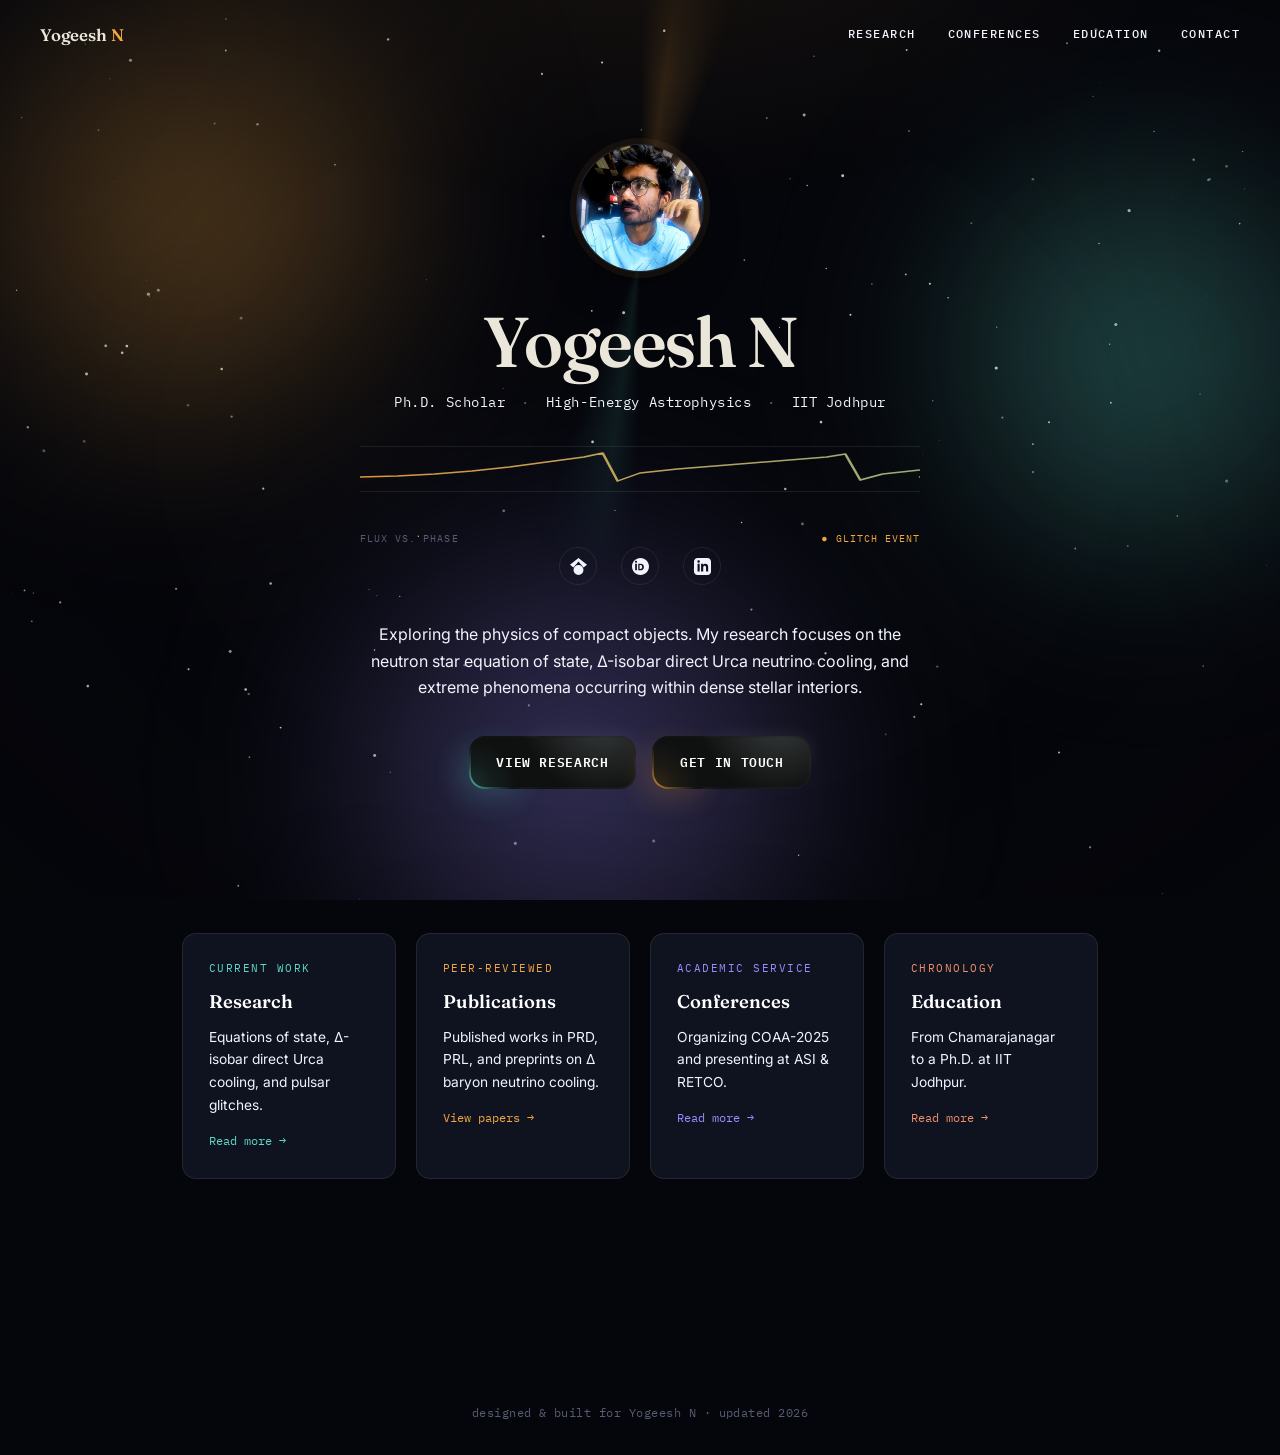
<file: index.html>
<!DOCTYPE html>
<html lang="en">
<head>
    <script async src="https://www.googletagmanager.com/gtag/js?id=G-Z3EM6YJGJG"></script>
    <script>
      window.dataLayer = window.dataLayer || [];
      function gtag(){dataLayer.push(arguments);}
      gtag('js', new Date());
      gtag('config', 'G-Z3EM6YJGJG');
    </script>

    <meta charset="UTF-8">
    <meta name="viewport" content="width=device-width, initial-scale=1.0">
    <title>Yogeesh N | Astrophysics Research</title>
    <link rel="preconnect" href="https://fonts.googleapis.com">
    <link rel="preconnect" href="https://fonts.gstatic.com" crossorigin>
    <link href="https://fonts.googleapis.com/css2?family=Fraunces:opsz,wght@9..144,400;9..144,500;9..144,600;9..144,700&family=IBM+Plex+Mono:wght@400;500;600&family=Inter:wght@400;500;600&display=swap" rel="stylesheet">
    <link rel="stylesheet" href="style.css">
</head>
<body>

    <canvas id="starfield"></canvas>
    <div class="nebula-layer"><span class="neb-1"></span><span class="neb-2"></span><span class="neb-3"></span></div>
    <div class="bg-vignette"></div>

    <nav id="nav">
        <a href="index.html" class="nav-brand">Yogeesh <span>N</span></a>
        <div class="nav-links">
            <a href="research.html" class="nav-link nav-research">Research</a>
            <a href="conferences.html" class="nav-link nav-conf">Conferences</a>
            <a href="education.html" class="nav-link nav-edu">Education</a>
            <a href="contact.html" class="nav-link nav-contact">Contact</a>
        </div>
    </nav>

    <div class="container">

        <header class="hero">
            <div class="lighthouse"><div class="beam"></div></div>

            <img src="profile_photo.jpeg" alt="Yogeesh N" class="profile-photo"
                 onerror="this.src='data:image/svg+xml;utf8,<svg xmlns=%22http://www.w3.org/2000/svg%22 viewBox=%220 0 24 24%22 fill=%22%238991a8%22><path d=%22M12 12c2.21 0 4-1.79 4-4s-1.79-4-4-4-4 1.79-4 4 1.79 4 4 4zm0 2c-2.67 0-8 1.34-8 4v2h16v-2c0-2.66-5.33-4-8-4z%22/></svg>'">

            <h1 class="name">Yogeesh N</h1>
            <p class="role">Ph.D. Scholar <span class="sep">·</span> High-Energy Astrophysics <span class="sep">·</span> IIT Jodhpur</p>

            <div class="lightcurve-strip" aria-hidden="true">
                <svg viewBox="0 0 600 46" preserveAspectRatio="none">
                    <defs>
                        <linearGradient id="lcGrad" x1="0" y1="0" x2="1" y2="0">
                            <stop offset="0%" stop-color="#f2a640" stop-opacity="0.9"/>
                            <stop offset="100%" stop-color="#5fd9c7" stop-opacity="0.9"/>
                        </linearGradient>
                    </defs>
                    <polyline points="0,30 20,29 40,27 60,24 80,20 100,15 120,10 130,6 138,34 150,26 170,22 190,19 210,16 230,13 250,10 260,7 268,33 280,27 300,23 320,20 340,17 360,14 380,11 390,8 398,32 410,26 430,22 450,19 470,16 490,13 510,10 520,7 528,33 540,27 560,23 580,20 600,17"
                        fill="none" stroke="url(#lcGrad)" stroke-width="1.4" stroke-linejoin="round" stroke-linecap="round"/>
                    <polyline points="300,30 320,29 340,27 360,24 380,20 400,15 420,10 430,6 438,34 450,26 470,22 490,19 510,16 530,13 550,10 560,7 568,33 580,27 600,23 620,20 640,17 660,14 680,11 690,8 698,32 710,26 730,22 750,19 770,16 790,13 810,10 820,7 828,33 840,27 860,23 880,20 900,17"
                        fill="none" stroke="url(#lcGrad)" stroke-width="1.4" stroke-linejoin="round" stroke-linecap="round"/>
                </svg>
            </div>
            <div class="lc-caption">
                <span>flux vs. phase</span>
                <span class="dot">glitch event</span>
            </div>

            <div class="social-links">
                <a href="https://scholar.google.com/citations?user=BvvoBO4AAAAJ&hl=en" target="_blank" rel="noopener" title="Google Scholar">
                    <svg viewBox="0 0 24 24"><path d="M12 24a7 7 0 1 1 0-14 7 7 0 0 1 0 14zm0-24L0 9.5l4.838 3.911L12 5l7.162 8.411L24 9.5z"/></svg>
                </a>
                <a href="https://orcid.org/0009-0003-1152-4563" target="_blank" rel="noopener" title="ORCID">
                    <svg viewBox="0 0 256 256"><path d="M128 0C57.3 0 0 57.3 0 128s57.3 128 128 128 128-57.3 128-128S198.7 0 128 0zm-54 186.2H47.4V86h26.6v100.2zM60.7 72.3c-8.5 0-15.4-6.9-15.4-15.4s6.9-15.4 15.4-15.4 15.4 6.9 15.4 15.4-6.9 15.4-15.4 15.4zm118.8 63.8c0 36.3-21.7 50.1-55.5 50.1H94.1V86h33.8c30.2 0 51.6 15.8 51.6 50.1zm-27-1.1c0-20.7-10.7-27.9-28.5-27.9h-10v56.7h10c18.5 0 28.5-8.2 28.5-28.8z"/></svg>
                </a>
                <a href="https://www.linkedin.com/in/yogeesh-n-95727520b/" target="_blank" rel="noopener" title="LinkedIn">
                    <svg viewBox="0 0 24 24"><path d="M19 0h-14c-2.761 0-5 2.239-5 5v14c0 2.761 2.239 5 5 5h14c2.762 0 5-2.239 5-5v-14c0-2.761-2.238-5-5-5zm-11 19h-3v-11h3v11zm-1.5-12.268c-.966 0-1.75-.79-1.75-1.764s.784-1.764 1.75-1.764 1.75.79 1.75 1.764-.783 1.764-1.75 1.764zm13.5 12.268h-3v-5.604c0-3.368-4-3.113-4 0v5.604h-3v-11h3v1.765c1.396-2.586 7-2.777 7 2.476v6.759z"/></svg>
                </a>
            </div>

            <p class="bio">Exploring the physics of compact objects. My research focuses on the neutron star equation of state, &Delta;-isobar direct Urca neutrino cooling, and extreme phenomena occurring within dense stellar interiors.</p>

            <div class="cta-row">
                <a href="research.html" class="glow-btn glow-btn--teal">
                    <span class="blob"></span>
                    <span class="inner">View research</span>
                </a>
                <a href="contact.html" class="glow-btn glow-btn--amber">
                    <span class="blob"></span>
                    <span class="inner">Get in touch</span>
                </a>
            </div>
        </header>

        <div class="teaser-grid">
            <a href="research.html" class="teaser" style="--teaser-accent: var(--teal);">
                <span class="t-eyebrow">Current work</span>
                <h3>Research</h3>
                <p>Equations of state, &Delta;-isobar direct Urca cooling, and pulsar glitches.</p>
                <span class="arrow">Read more →</span>
            </a>
            <a href="research.html#works" class="teaser" style="--teaser-accent: var(--accent);">
                <span class="t-eyebrow">Peer-reviewed</span>
                <h3>Publications</h3>
                <p>Published works in PRD, PRL, and preprints on &Delta; baryon neutrino cooling.</p>
                <span class="arrow">View papers →</span>
            </a>
            <a href="conferences.html" class="teaser" style="--teaser-accent: var(--violet);">
                <span class="t-eyebrow">Academic service</span>
                <h3>Conferences</h3>
                <p>Organizing COAA-2025 and presenting at ASI &amp; RETCO.</p>
                <span class="arrow">Read more →</span>
            </a>
            <a href="education.html" class="teaser" style="--teaser-accent: var(--copper);">
                <span class="t-eyebrow">Chronology</span>
                <h3>Education</h3>
                <p>From Chamarajanagar to a Ph.D. at IIT Jodhpur.</p>
                <span class="arrow">Read more →</span>
            </a>
        </div>

    </div>

    <footer>designed &amp; built for Yogeesh N · updated 2026</footer>

    <script src="background.js"></script>
    <script src="main.js"></script>
</body>
</html>
</file>
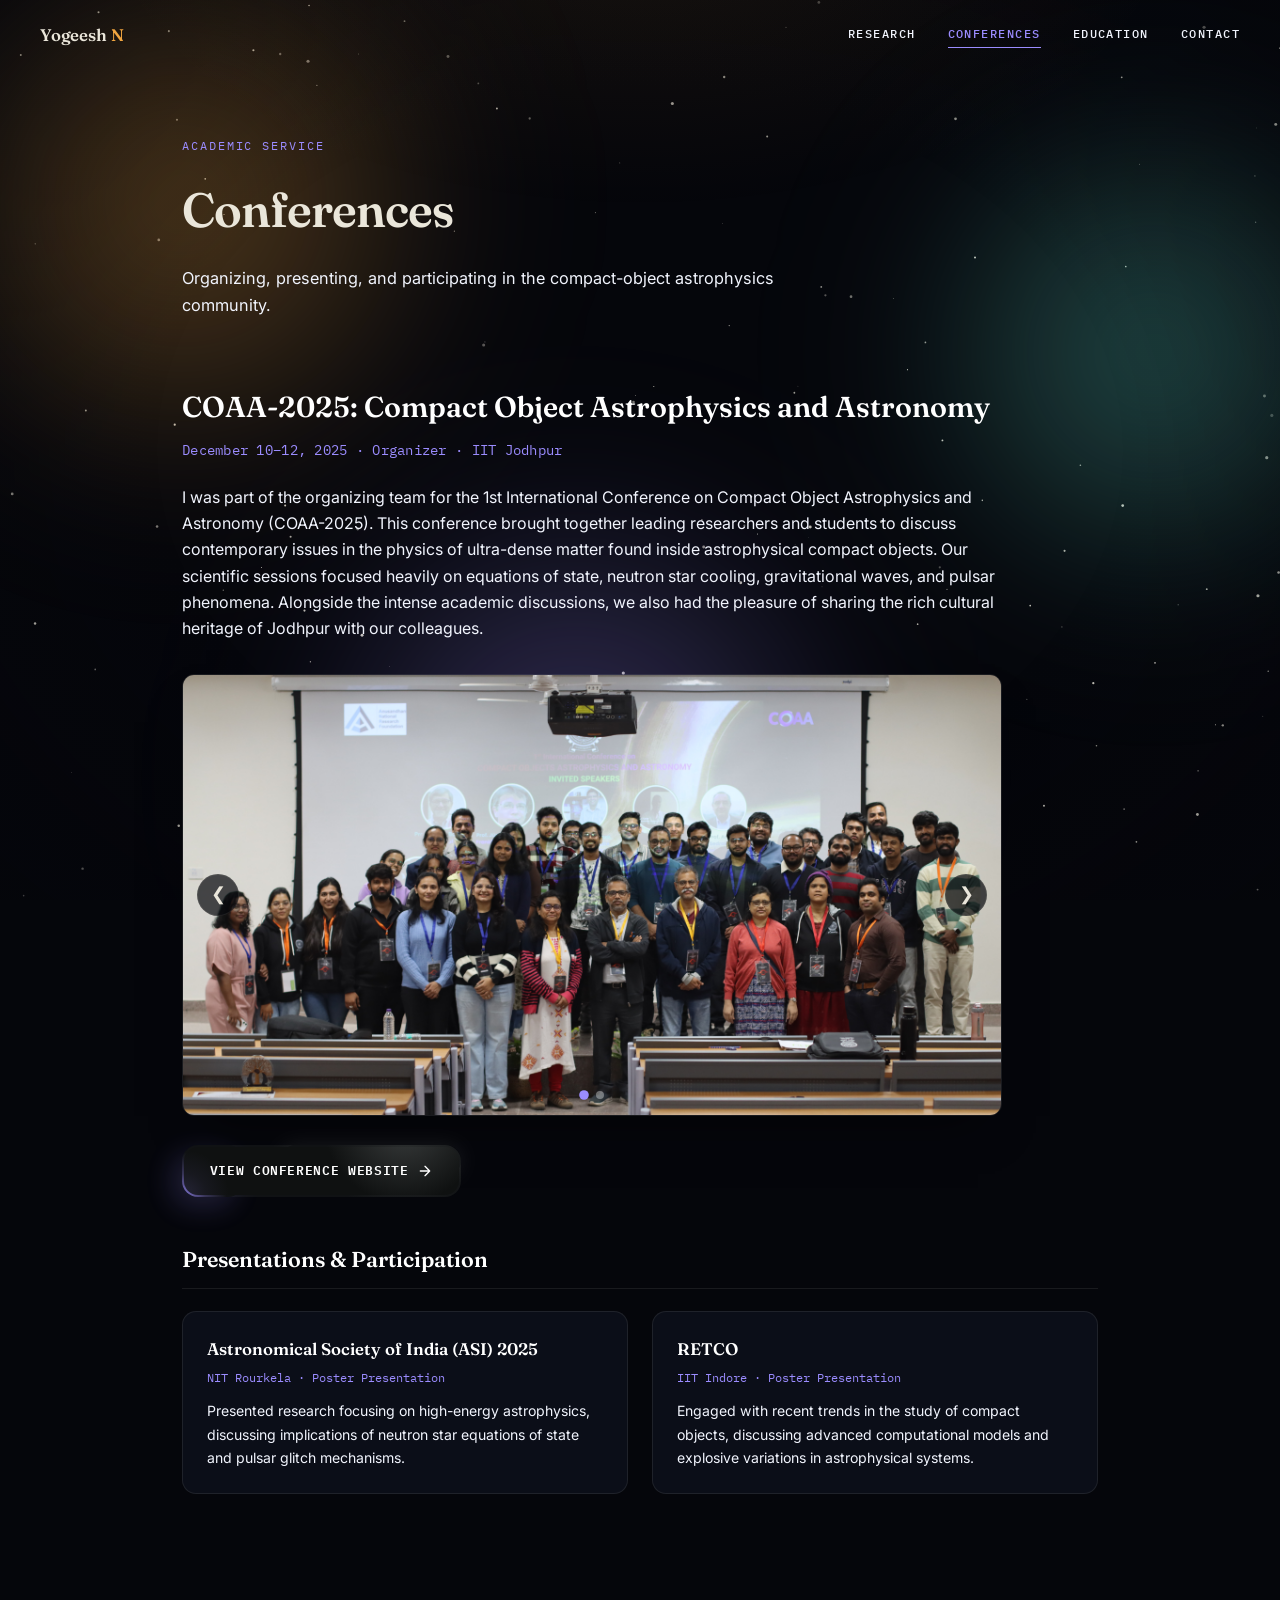
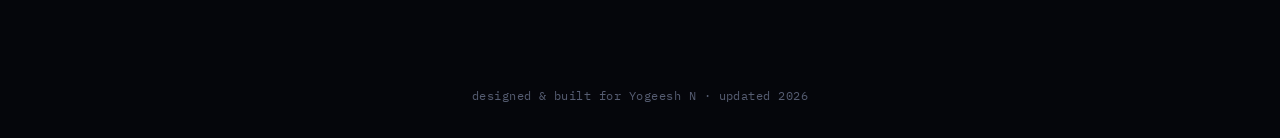
<file: conferences.html>
<!DOCTYPE html>
<html lang="en">
<head>
    <script async src="https://www.googletagmanager.com/gtag/js?id=G-Z3EM6YJGJG"></script>
    <script>
      window.dataLayer = window.dataLayer || [];
      function gtag(){dataLayer.push(arguments);}
      gtag('js', new Date());
      gtag('config', 'G-Z3EM6YJGJG');
    </script>

    <meta charset="UTF-8">
    <meta name="viewport" content="width=device-width, initial-scale=1.0">
    <title>Conferences | Yogeesh N</title>
    <link rel="preconnect" href="https://fonts.googleapis.com">
    <link rel="preconnect" href="https://fonts.gstatic.com" crossorigin>
    <link href="https://fonts.googleapis.com/css2?family=Fraunces:opsz,wght@9..144,400;9..144,500;9..144,600;9..144,700&family=IBM+Plex+Mono:wght@400;500;600&family=Inter:wght@400;500;600&display=swap" rel="stylesheet">
    <link rel="stylesheet" href="style.css">
</head>
<body>

    <canvas id="starfield"></canvas>
    <div class="nebula-layer"><span class="neb-1"></span><span class="neb-2"></span><span class="neb-3"></span></div>
    <div class="bg-vignette"></div>

    <nav id="nav">
        <a href="index.html" class="nav-brand">Yogeesh <span>N</span></a>
        <div class="nav-links">
            <a href="research.html" class="nav-link nav-research">Research</a>
            <a href="conferences.html" class="nav-link nav-conf active" style="--current-accent: var(--violet);">Conferences</a>
            <a href="education.html" class="nav-link nav-edu">Education</a>
            <a href="contact.html" class="nav-link nav-contact">Contact</a>
        </div>
    </nav>

    <div class="container">
        <header class="page-header">
            <span class="eyebrow" style="color: var(--violet);">Academic service</span>
            <h1>Conferences</h1>
            <p class="lede">Organizing, presenting, and participating in the compact-object astrophysics community.</p>
        </header>

        <div class="conf-block" style="margin-top: 3rem;">
            <h3 class="headline">COAA-2025: Compact Object Astrophysics and Astronomy</h3>
            <span class="conf-meta">December 10–12, 2025 · Organizer · IIT Jodhpur</span>
            <p>I was part of the organizing team for the 1st International Conference on Compact Object Astrophysics and Astronomy (COAA-2025). This conference brought together leading researchers and students to discuss contemporary issues in the physics of ultra-dense matter found inside astrophysical compact objects. Our scientific sessions focused heavily on equations of state, neutron star cooling, gravitational waves, and pulsar phenomena. Alongside the intense academic discussions, we also had the pleasure of sharing the rich cultural heritage of Jodhpur with our colleagues.</p>

            <div class="carousel">
                <div class="carousel-track" id="conference-track">
                    <img src="IMG_3596.JPG" alt="COAA-2025 conference attendees" onerror="this.style.background='linear-gradient(135deg, var(--surface), var(--bg-elevated))'">
                    <img src="IMG_3837.JPG" alt="COAA-2025 participants visiting Mehrangarh Fort" onerror="this.style.background='linear-gradient(135deg, var(--surface), var(--bg-elevated))'">
                </div>
                <button class="carousel-btn prev" onclick="moveSlide(-1)" aria-label="Previous photo">&#10094;</button>
                <button class="carousel-btn next" onclick="moveSlide(1)" aria-label="Next photo">&#10095;</button>
                <div class="carousel-dots">
                    <span class="carousel-dot active"></span>
                    <span class="carousel-dot"></span>
                </div>
            </div>

            <a class="glow-btn glow-btn--violet" href="https://sites.google.com/iitj.ac.in/coaa/home" target="_blank" rel="noopener">
                <span class="blob"></span>
                <span class="inner">
                    View conference website
                    <svg width="16" height="16" viewBox="0 0 24 24" fill="none" stroke="currentColor" stroke-width="2" stroke-linecap="round" stroke-linejoin="round"><path d="M5 12h14M12 5l7 7-7 7"/></svg>
                </span>
            </a>

            <h3 class="sub-heading">Presentations &amp; Participation</h3>
            <div class="grid">
                <div class="card talk-card glow-card" style="--glow-a: var(--violet); --glow-b: var(--accent);">
                    <h4>Astronomical Society of India (ASI) 2025</h4>
                    <span class="edu-meta">NIT Rourkela · Poster Presentation</span>
                    <p>Presented research focusing on high-energy astrophysics, discussing implications of neutron star equations of state and pulsar glitch mechanisms.</p>
                </div>
                <div class="card talk-card glow-card" style="--glow-a: var(--teal); --glow-b: var(--violet);">
                    <h4>RETCO</h4>
                    <span class="edu-meta">IIT Indore · Poster Presentation</span>
                    <p>Engaged with recent trends in the study of compact objects, discussing advanced computational models and explosive variations in astrophysical systems.</p>
                </div>
            </div>
        </div>
    </div>

    <footer>designed &amp; built for Yogeesh N · updated 2026</footer>

    <script src="background.js"></script>
    <script src="main.js"></script>
</body>
</html>
</file>
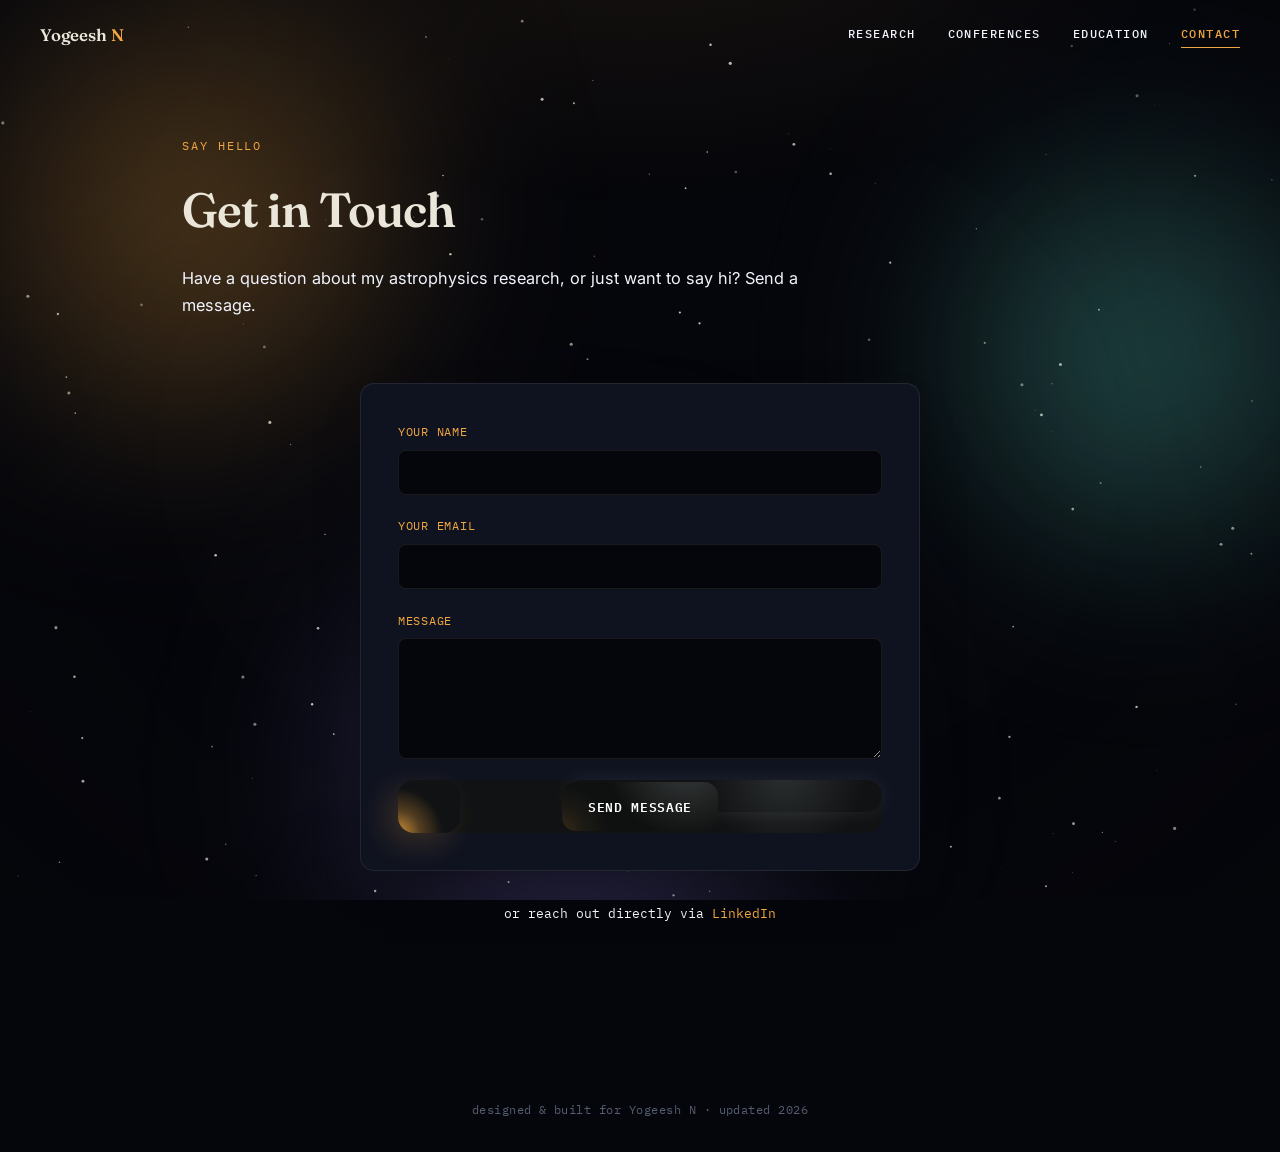
<file: contact.html>
<!DOCTYPE html>
<html lang="en">
<head>
    <script async src="https://www.googletagmanager.com/gtag/js?id=G-Z3EM6YJGJG"></script>
    <script>
      window.dataLayer = window.dataLayer || [];
      function gtag(){dataLayer.push(arguments);}
      gtag('js', new Date());
      gtag('config', 'G-Z3EM6YJGJG');
    </script>

    <meta charset="UTF-8">
    <meta name="viewport" content="width=device-width, initial-scale=1.0">
    <title>Contact | Yogeesh N</title>
    <link rel="preconnect" href="https://fonts.googleapis.com">
    <link rel="preconnect" href="https://fonts.gstatic.com" crossorigin>
    <link href="https://fonts.googleapis.com/css2?family=Fraunces:opsz,wght@9..144,400;9..144,500;9..144,600;9..144,700&family=IBM+Plex+Mono:wght@400;500;600&family=Inter:wght@400;500;600&display=swap" rel="stylesheet">
    <link rel="stylesheet" href="style.css">
</head>
<body>

    <canvas id="starfield"></canvas>
    <div class="nebula-layer"><span class="neb-1"></span><span class="neb-2"></span><span class="neb-3"></span></div>
    <div class="bg-vignette"></div>

    <nav id="nav">
        <a href="index.html" class="nav-brand">Yogeesh <span>N</span></a>
        <div class="nav-links">
            <a href="research.html" class="nav-link nav-research">Research</a>
            <a href="conferences.html" class="nav-link nav-conf">Conferences</a>
            <a href="education.html" class="nav-link nav-edu">Education</a>
            <a href="contact.html" class="nav-link nav-contact active" style="--current-accent: var(--accent);">Contact</a>
        </div>
    </nav>

    <div class="container">
        <header class="page-header">
            <span class="eyebrow" style="color: var(--accent);">Say hello</span>
            <h1>Get in Touch</h1>
            <p class="lede">Have a question about my astrophysics research, or just want to say hi? Send a message.</p>
        </header>

        <div class="contact-wrap" style="margin-top: 3rem;">
            <form action="https://formspree.io/f/YOUR_FORM_ID" method="POST">
                <div class="field">
                    <label for="name">Your name</label>
                    <input type="text" id="name" name="name" required>
                </div>
                <div class="field">
                    <label for="email">Your email</label>
                    <input type="email" id="email" name="email" required>
                </div>
                <div class="field">
                    <label for="message">Message</label>
                    <textarea id="message" name="message" rows="5" required></textarea>
                </div>
                <button type="submit" class="glow-btn glow-btn--amber glow-btn--block">
                    <span class="blob"></span>
                    <span class="inner">Send message</span>
                </button>
            </form>
            <p class="contact-alt">or reach out directly via <a href="https://www.linkedin.com/in/yogeesh-n-95727520b/" target="_blank" rel="noopener">LinkedIn</a></p>
        </div>
    </div>

    <footer>designed &amp; built for Yogeesh N · updated 2026</footer>

    <script src="background.js"></script>
    <script src="main.js"></script>
</body>
</html>
</file>
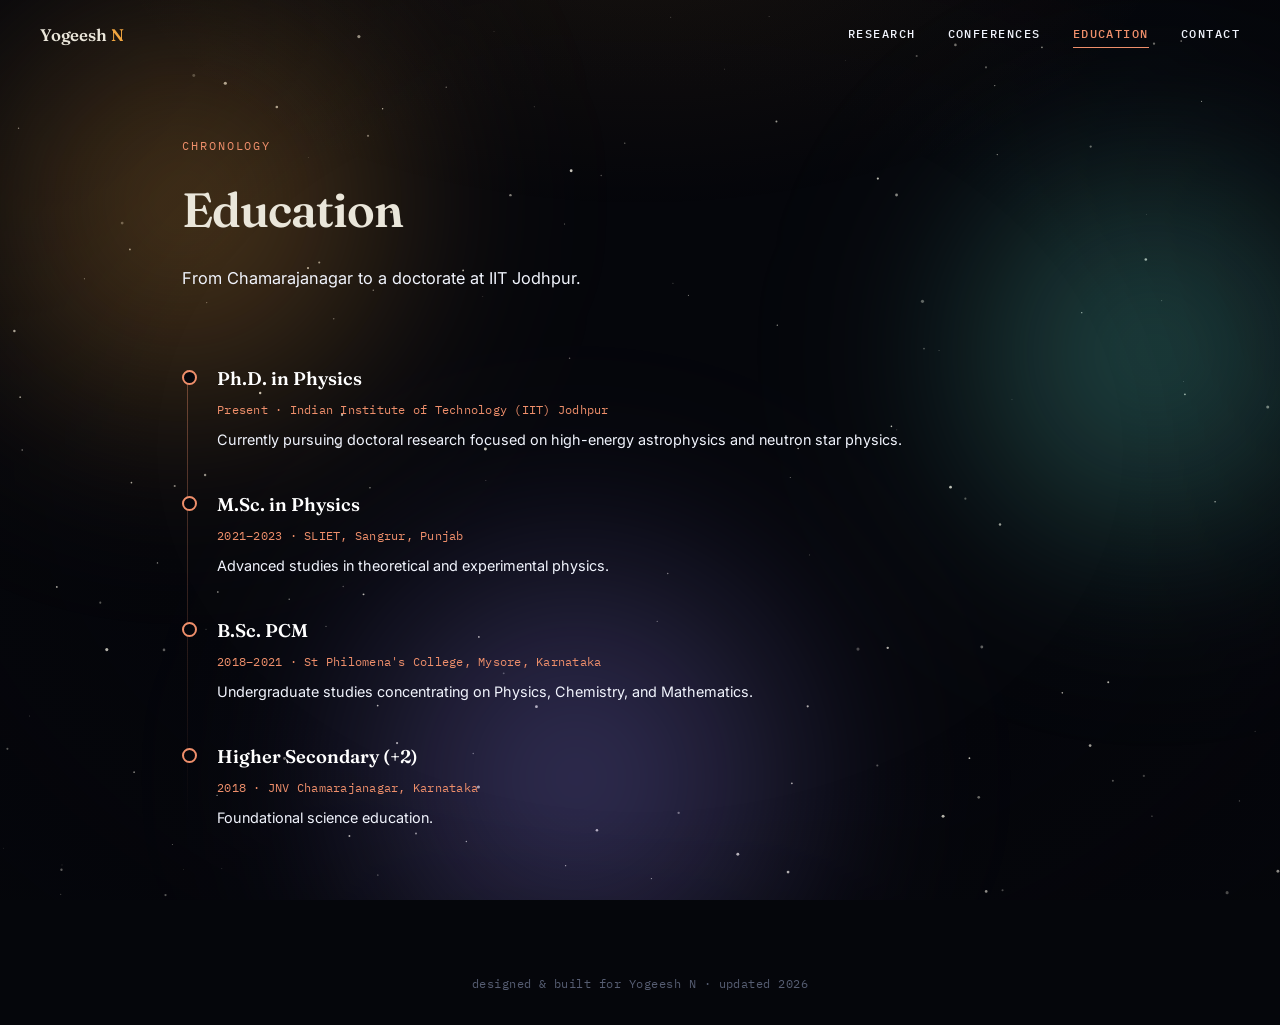
<file: education.html>
<!DOCTYPE html>
<html lang="en">
<head>
    <script async src="https://www.googletagmanager.com/gtag/js?id=G-Z3EM6YJGJG"></script>
    <script>
      window.dataLayer = window.dataLayer || [];
      function gtag(){dataLayer.push(arguments);}
      gtag('js', new Date());
      gtag('config', 'G-Z3EM6YJGJG');
    </script>

    <meta charset="UTF-8">
    <meta name="viewport" content="width=device-width, initial-scale=1.0">
    <title>Education | Yogeesh N</title>
    <link rel="preconnect" href="https://fonts.googleapis.com">
    <link rel="preconnect" href="https://fonts.gstatic.com" crossorigin>
    <link href="https://fonts.googleapis.com/css2?family=Fraunces:opsz,wght@9..144,400;9..144,500;9..144,600;9..144,700&family=IBM+Plex+Mono:wght@400;500;600&family=Inter:wght@400;500;600&display=swap" rel="stylesheet">
    <link rel="stylesheet" href="style.css">
</head>
<body>

    <canvas id="starfield"></canvas>
    <div class="nebula-layer"><span class="neb-1"></span><span class="neb-2"></span><span class="neb-3"></span></div>
    <div class="bg-vignette"></div>

    <nav id="nav">
        <a href="index.html" class="nav-brand">Yogeesh <span>N</span></a>
        <div class="nav-links">
            <a href="research.html" class="nav-link nav-research">Research</a>
            <a href="conferences.html" class="nav-link nav-conf">Conferences</a>
            <a href="education.html" class="nav-link nav-edu active" style="--current-accent: var(--copper);">Education</a>
            <a href="contact.html" class="nav-link nav-contact">Contact</a>
        </div>
    </nav>

    <div class="container">
        <header class="page-header">
            <span class="eyebrow" style="color: var(--copper);">Chronology</span>
            <h1>Education</h1>
            <p class="lede">From Chamarajanagar to a doctorate at IIT Jodhpur.</p>
        </header>

        <div class="timeline" style="margin-top: 3.5rem;">
            <div class="t-item">
                <h3>Ph.D. in Physics</h3>
                <span class="edu-meta">Present · Indian Institute of Technology (IIT) Jodhpur</span>
                <p>Currently pursuing doctoral research focused on high-energy astrophysics and neutron star physics.</p>
            </div>
            <div class="t-item">
                <h3>M.Sc. in Physics</h3>
                <span class="edu-meta">2021–2023 · SLIET, Sangrur, Punjab</span>
                <p>Advanced studies in theoretical and experimental physics.</p>
            </div>
            <div class="t-item">
                <h3>B.Sc. PCM</h3>
                <span class="edu-meta">2018–2021 · St Philomena's College, Mysore, Karnataka</span>
                <p>Undergraduate studies concentrating on Physics, Chemistry, and Mathematics.</p>
            </div>
            <div class="t-item">
                <h3>Higher Secondary (+2)</h3>
                <span class="edu-meta">2018 · JNV Chamarajanagar, Karnataka</span>
                <p>Foundational science education.</p>
            </div>
        </div>
    </div>

    <footer>designed &amp; built for Yogeesh N · updated 2026</footer>

    <script src="background.js"></script>
    <script src="main.js"></script>
</body>
</html>
</file>
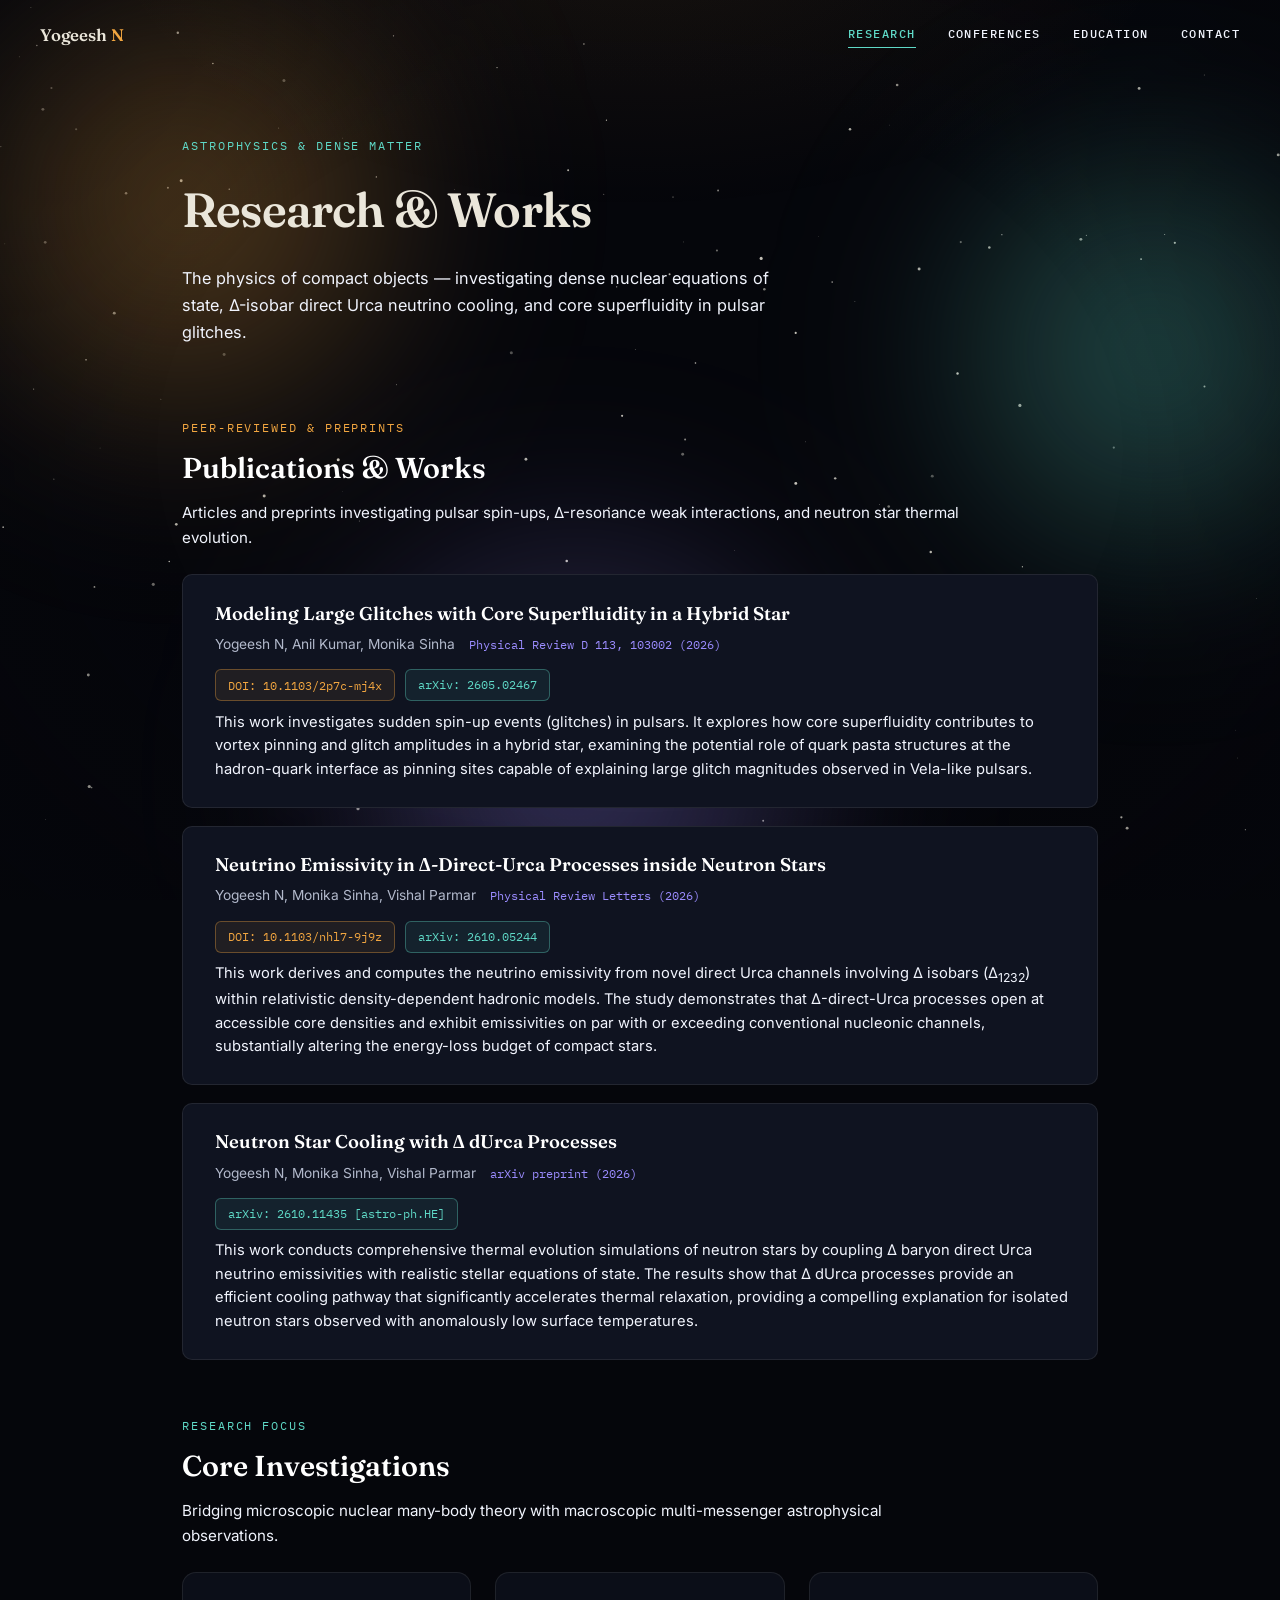
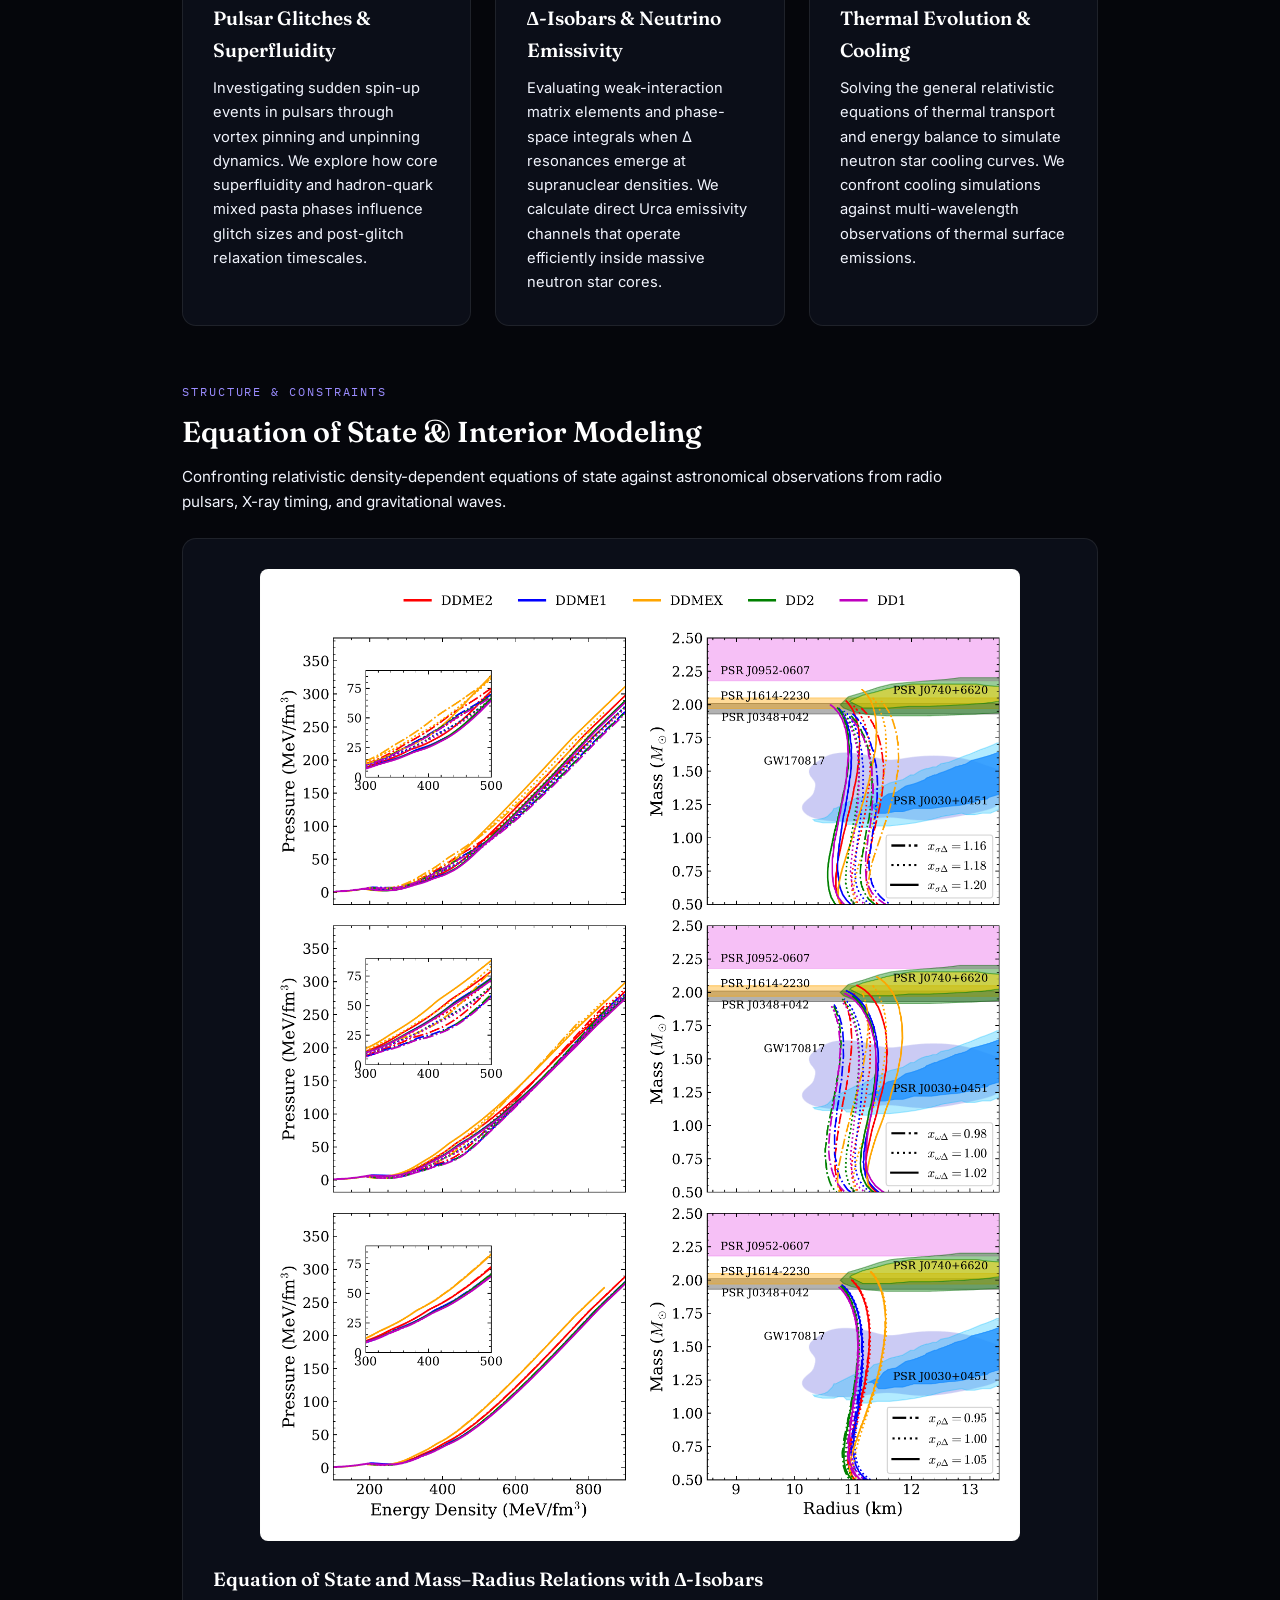
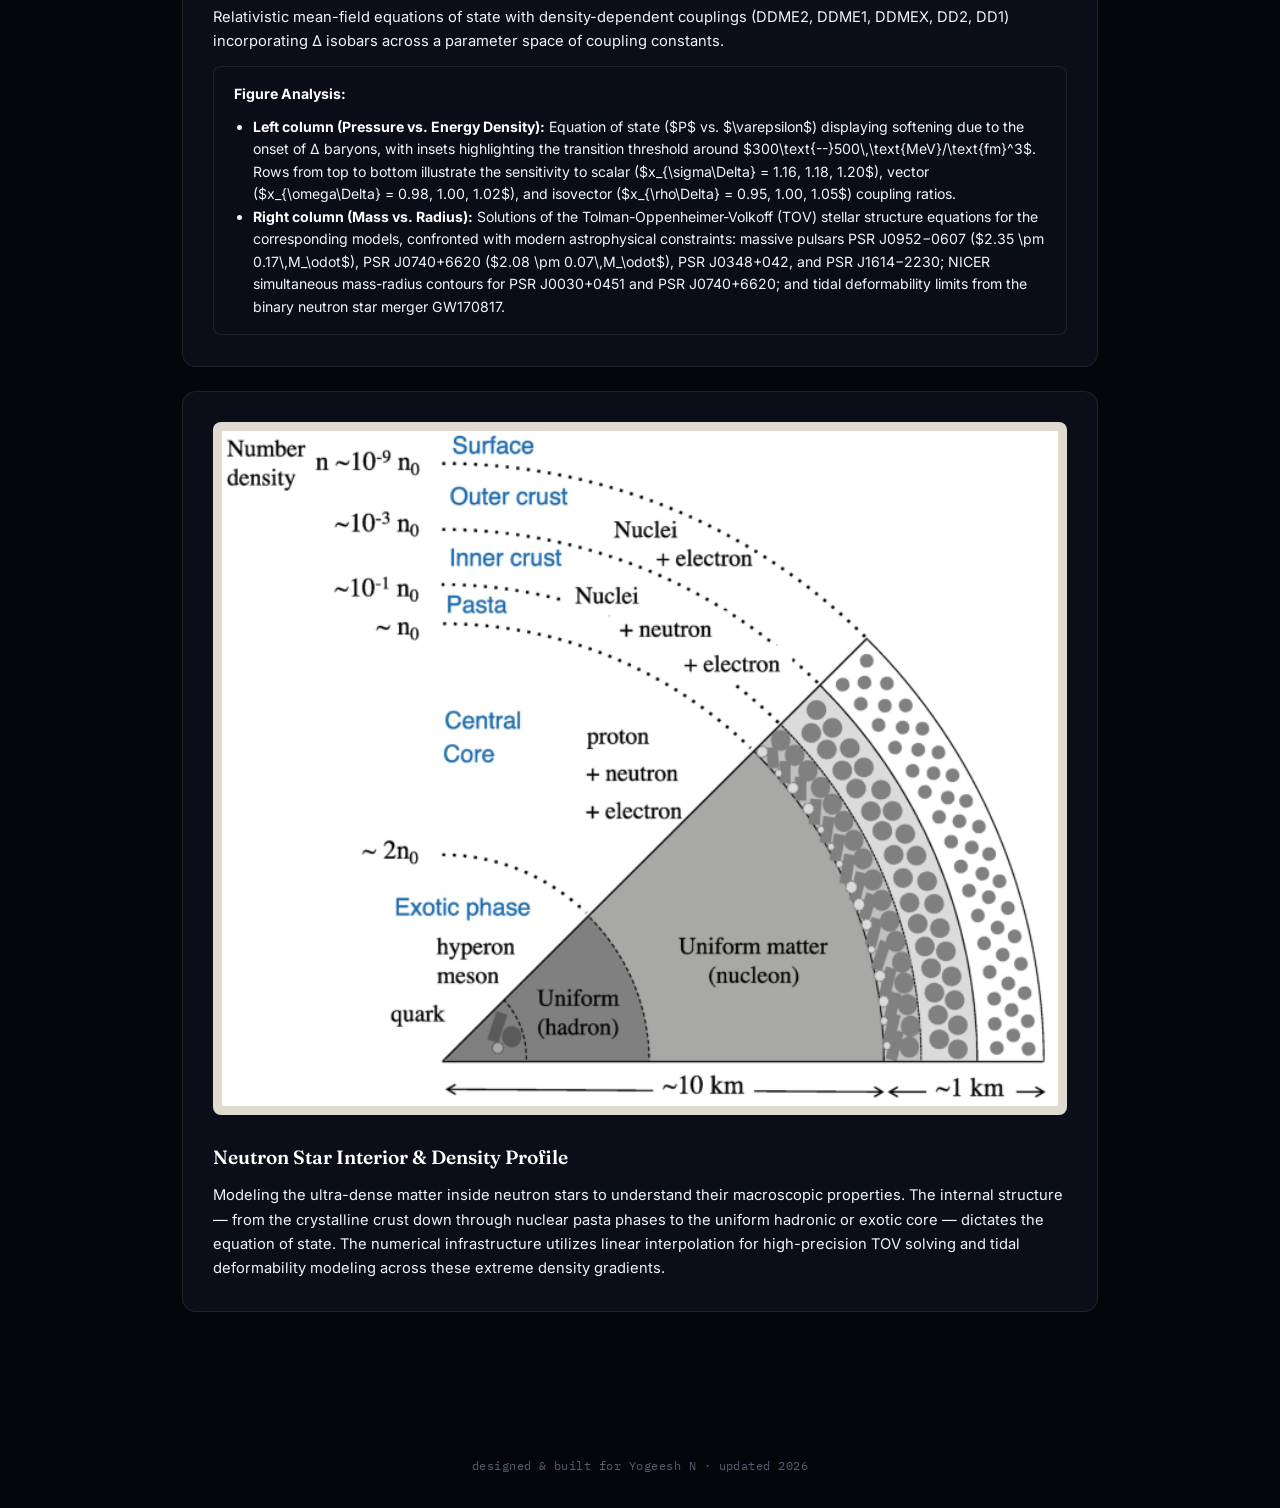
<file: research.html>
<!DOCTYPE html>
<html lang="en">
<head>
    <script async src="https://www.googletagmanager.com/gtag/js?id=G-Z3EM6YJGJG"></script>
    <script>
      window.dataLayer = window.dataLayer || [];
      function gtag(){dataLayer.push(arguments);}
      gtag('js', new Date());
      gtag('config', 'G-Z3EM6YJGJG');
    </script>

    <meta charset="UTF-8">
    <meta name="viewport" content="width=device-width, initial-scale=1.0">
    <title>Research & Works | Yogeesh N</title>
    <link rel="preconnect" href="https://fonts.googleapis.com">
    <link rel="preconnect" href="https://fonts.gstatic.com" crossorigin>
    <link href="https://fonts.googleapis.com/css2?family=Fraunces:opsz,wght@9..144,400;9..144,500;9..144,600;9..144,700&family=IBM+Plex+Mono:wght@400;500;600&family=Inter:wght@400;500;600&display=swap" rel="stylesheet">
    <link rel="stylesheet" href="style.css">
</head>
<body>

    <canvas id="starfield"></canvas>
    <div class="nebula-layer"><span class="neb-1"></span><span class="neb-2"></span><span class="neb-3"></span></div>
    <div class="bg-vignette"></div>

    <nav id="nav">
        <a href="index.html" class="nav-brand">Yogeesh <span>N</span></a>
        <div class="nav-links">
            <a href="research.html" class="nav-link nav-research active" style="--current-accent: var(--teal);">Research</a>
            <a href="conferences.html" class="nav-link nav-conf">Conferences</a>
            <a href="education.html" class="nav-link nav-edu">Education</a>
            <a href="contact.html" class="nav-link nav-contact">Contact</a>
        </div>
    </nav>

    <div class="container">
        <header class="page-header">
            <span class="eyebrow" style="color: var(--teal);">Astrophysics &amp; Dense Matter</span>
            <h1>Research &amp; Works</h1>
            <p class="lede">The physics of compact objects — investigating dense nuclear equations of state, &Delta;-isobar direct Urca neutrino cooling, and core superfluidity in pulsar glitches.</p>
        </header>

        <!-- ==================== Publications & Works Section ==================== -->
        <section id="works">
            <div class="section-heading">
                <span class="eyebrow" style="color: var(--accent);">Peer-reviewed &amp; Preprints</span>
                <h2>Publications &amp; Works</h2>
                <p>Articles and preprints investigating pulsar spin-ups, &Delta;-resonance weak interactions, and neutron star thermal evolution.</p>
            </div>

            <div class="pub-list">
                <!-- Work 1: Pulsar Glitches -->
                <div class="pub glow-card" style="--glow-a: var(--accent); --glow-b: var(--copper); --pub-accent: var(--accent);">
                    <h3>Modeling Large Glitches with Core Superfluidity in a Hybrid Star</h3>
                    <div class="pub-meta">
                        <span class="pub-authors">Yogeesh N, Anil Kumar, Monika Sinha</span>
                        <span class="pub-journal">Physical Review D 113, 103002 (2026)</span>
                    </div>
                    <div class="pub-links">
                        <a class="pub-btn doi" href="https://doi.org/10.1103/2p7c-mj4x" target="_blank" rel="noopener">
                            <span>DOI: 10.1103/2p7c-mj4x</span>
                        </a>
                        <a class="pub-btn arxiv" href="https://arxiv.org/abs/2605.02467" target="_blank" rel="noopener">
                            <span>arXiv: 2605.02467</span>
                        </a>
                    </div>
                    <p>This work investigates sudden spin-up events (glitches) in pulsars. It explores how core superfluidity contributes to vortex pinning and glitch amplitudes in a hybrid star, examining the potential role of quark pasta structures at the hadron-quark interface as pinning sites capable of explaining large glitch magnitudes observed in Vela-like pulsars.</p>
                </div>

                <!-- Work 2: Delta Emissivity -->
                <div class="pub glow-card" style="--glow-a: var(--violet); --glow-b: var(--teal); --pub-accent: var(--violet);">
                    <h3>Neutrino Emissivity in &Delta;-Direct-Urca Processes inside Neutron Stars</h3>
                    <div class="pub-meta">
                        <span class="pub-authors">Yogeesh N, Monika Sinha, Vishal Parmar</span>
                        <span class="pub-journal">Physical Review Letters (2026)</span>
                    </div>
                    <div class="pub-links">
                        <a class="pub-btn doi" href="https://doi.org/10.1103/nhl7-9j9z" target="_blank" rel="noopener">
                            <span>DOI: 10.1103/nhl7-9j9z</span>
                        </a>
                        <a class="pub-btn arxiv" href="https://arxiv.org/abs/2610.05244" target="_blank" rel="noopener">
                            <span>arXiv: 2610.05244</span>
                        </a>
                    </div>
                    <p>This work derives and computes the neutrino emissivity from novel direct Urca channels involving &Delta; isobars (&Delta;<sub>1232</sub>) within relativistic density-dependent hadronic models. The study demonstrates that &Delta;-direct-Urca processes open at accessible core densities and exhibit emissivities on par with or exceeding conventional nucleonic channels, substantially altering the energy-loss budget of compact stars.</p>
                </div>

                <!-- Work 3: Neutron Star Cooling with Delta -->
                <div class="pub glow-card" style="--glow-a: var(--teal); --glow-b: var(--accent); --pub-accent: var(--teal);">
                    <h3>Neutron Star Cooling with &Delta; dUrca Processes</h3>
                    <div class="pub-meta">
                        <span class="pub-authors">Yogeesh N, Monika Sinha, Vishal Parmar</span>
                        <span class="pub-journal">arXiv preprint (2026)</span>
                    </div>
                    <div class="pub-links">
                        <a class="pub-btn arxiv" href="https://arxiv.org/abs/2610.11435" target="_blank" rel="noopener">
                            <span>arXiv: 2610.11435 [astro-ph.HE]</span>
                        </a>
                    </div>
                    <p>This work conducts comprehensive thermal evolution simulations of neutron stars by coupling &Delta; baryon direct Urca neutrino emissivities with realistic stellar equations of state. The results show that &Delta; dUrca processes provide an efficient cooling pathway that significantly accelerates thermal relaxation, providing a compelling explanation for isolated neutron stars observed with anomalously low surface temperatures.</p>
                </div>
            </div>
        </section>

        <!-- ==================== Research Areas Section ==================== -->
        <section id="areas">
            <div class="section-heading">
                <span class="eyebrow" style="color: var(--teal);">Research Focus</span>
                <h2>Core Investigations</h2>
                <p>Bridging microscopic nuclear many-body theory with macroscopic multi-messenger astrophysical observations.</p>
            </div>

            <div class="grid">
                <div class="card card--research glow-card" style="--glow-a: var(--accent); --glow-b: var(--copper);">
                    <h3>Pulsar Glitches &amp; Superfluidity</h3>
                    <p>Investigating sudden spin-up events in pulsars through vortex pinning and unpinning dynamics. We explore how core superfluidity and hadron-quark mixed pasta phases influence glitch sizes and post-glitch relaxation timescales.</p>
                </div>
                <div class="card card--research glow-card" style="--glow-a: var(--violet); --glow-b: var(--teal);">
                    <h3>&Delta;-Isobars &amp; Neutrino Emissivity</h3>
                    <p>Evaluating weak-interaction matrix elements and phase-space integrals when &Delta; resonances emerge at supranuclear densities. We calculate direct Urca emissivity channels that operate efficiently inside massive neutron star cores.</p>
                </div>
                <div class="card card--research glow-card" style="--glow-a: var(--teal); --glow-b: var(--accent);">
                    <h3>Thermal Evolution &amp; Cooling</h3>
                    <p>Solving the general relativistic equations of thermal transport and energy balance to simulate neutron star cooling curves. We confront cooling simulations against multi-wavelength observations of thermal surface emissions.</p>
                </div>
            </div>
        </section>

        <!-- ==================== Equation of State & Observations ==================== -->
        <section id="structure">
            <div class="section-heading">
                <span class="eyebrow" style="color: var(--violet);">Structure &amp; Constraints</span>
                <h2>Equation of State &amp; Interior Modeling</h2>
                <p>Confronting relativistic density-dependent equations of state against astronomical observations from radio pulsars, X-ray timing, and gravitational waves.</p>
            </div>

            <!-- New Plot Wide Card -->
            <div class="card card--research card--wide card--plot glow-card" style="--glow-a: var(--teal); --glow-b: var(--violet);">
                <img src="delta_eos_mr_plot.png" alt="Equation of State: Pressure vs Energy Density and Mass-Radius curves with Delta couplings and observational constraints"
                     onerror="this.style.display='none'">
                <h3>Equation of State and Mass&ndash;Radius Relations with &Delta;-Isobars</h3>
                <p>Relativistic mean-field equations of state with density-dependent couplings (DDME2, DDME1, DDMEX, DD2, DD1) incorporating &Delta; isobars across a parameter space of coupling constants.</p>
                
                <div class="plot-caption">
                    <strong>Figure Analysis:</strong>
                    <ul style="margin: 0.6rem 0 0 1.2rem; padding: 0;">
                        <li><strong>Left column (Pressure vs. Energy Density):</strong> Equation of state ($P$ vs. $\varepsilon$) displaying softening due to the onset of &Delta; baryons, with insets highlighting the transition threshold around $300\text{--}500\,\text{MeV}/\text{fm}^3$. Rows from top to bottom illustrate the sensitivity to scalar ($x_{\sigma\Delta} = 1.16, 1.18, 1.20$), vector ($x_{\omega\Delta} = 0.98, 1.00, 1.02$), and isovector ($x_{\rho\Delta} = 0.95, 1.00, 1.05$) coupling ratios.</li>
                        <li><strong>Right column (Mass vs. Radius):</strong> Solutions of the Tolman-Oppenheimer-Volkoff (TOV) stellar structure equations for the corresponding models, confronted with modern astrophysical constraints:
                            massive pulsars PSR J0952&minus;0607 ($2.35 \pm 0.17\,M_\odot$), PSR J0740+6620 ($2.08 \pm 0.07\,M_\odot$), PSR J0348+042, and PSR J1614&minus;2230;
                            NICER simultaneous mass-radius contours for PSR J0030+0451 and PSR J0740+6620; and tidal deformability limits from the binary neutron star merger GW170817.
                        </li>
                    </ul>
                </div>
            </div>

            <!-- Interior Structure Wide Card -->
            <div class="card card--research card--wide glow-card" style="margin-top: 1.5rem; --glow-a: var(--violet); --glow-b: var(--teal);">
                <img src="star_structure.png" alt="Cross-section of a neutron star showing number density across the crust, pasta phase, and central core"
                     onerror="this.style.display='none'">
                <h3>Neutron Star Interior &amp; Density Profile</h3>
                <p>Modeling the ultra-dense matter inside neutron stars to understand their macroscopic properties. The internal structure &mdash; from the crystalline crust down through nuclear pasta phases to the uniform hadronic or exotic core &mdash; dictates the equation of state. The numerical infrastructure utilizes linear interpolation for high-precision TOV solving and tidal deformability modeling across these extreme density gradients.</p>
            </div>
        </section>

    </div>

    <footer>designed &amp; built for Yogeesh N &middot; updated 2026</footer>

    <script src="background.js"></script>
    <script src="main.js"></script>
</body>
</html>
</file>
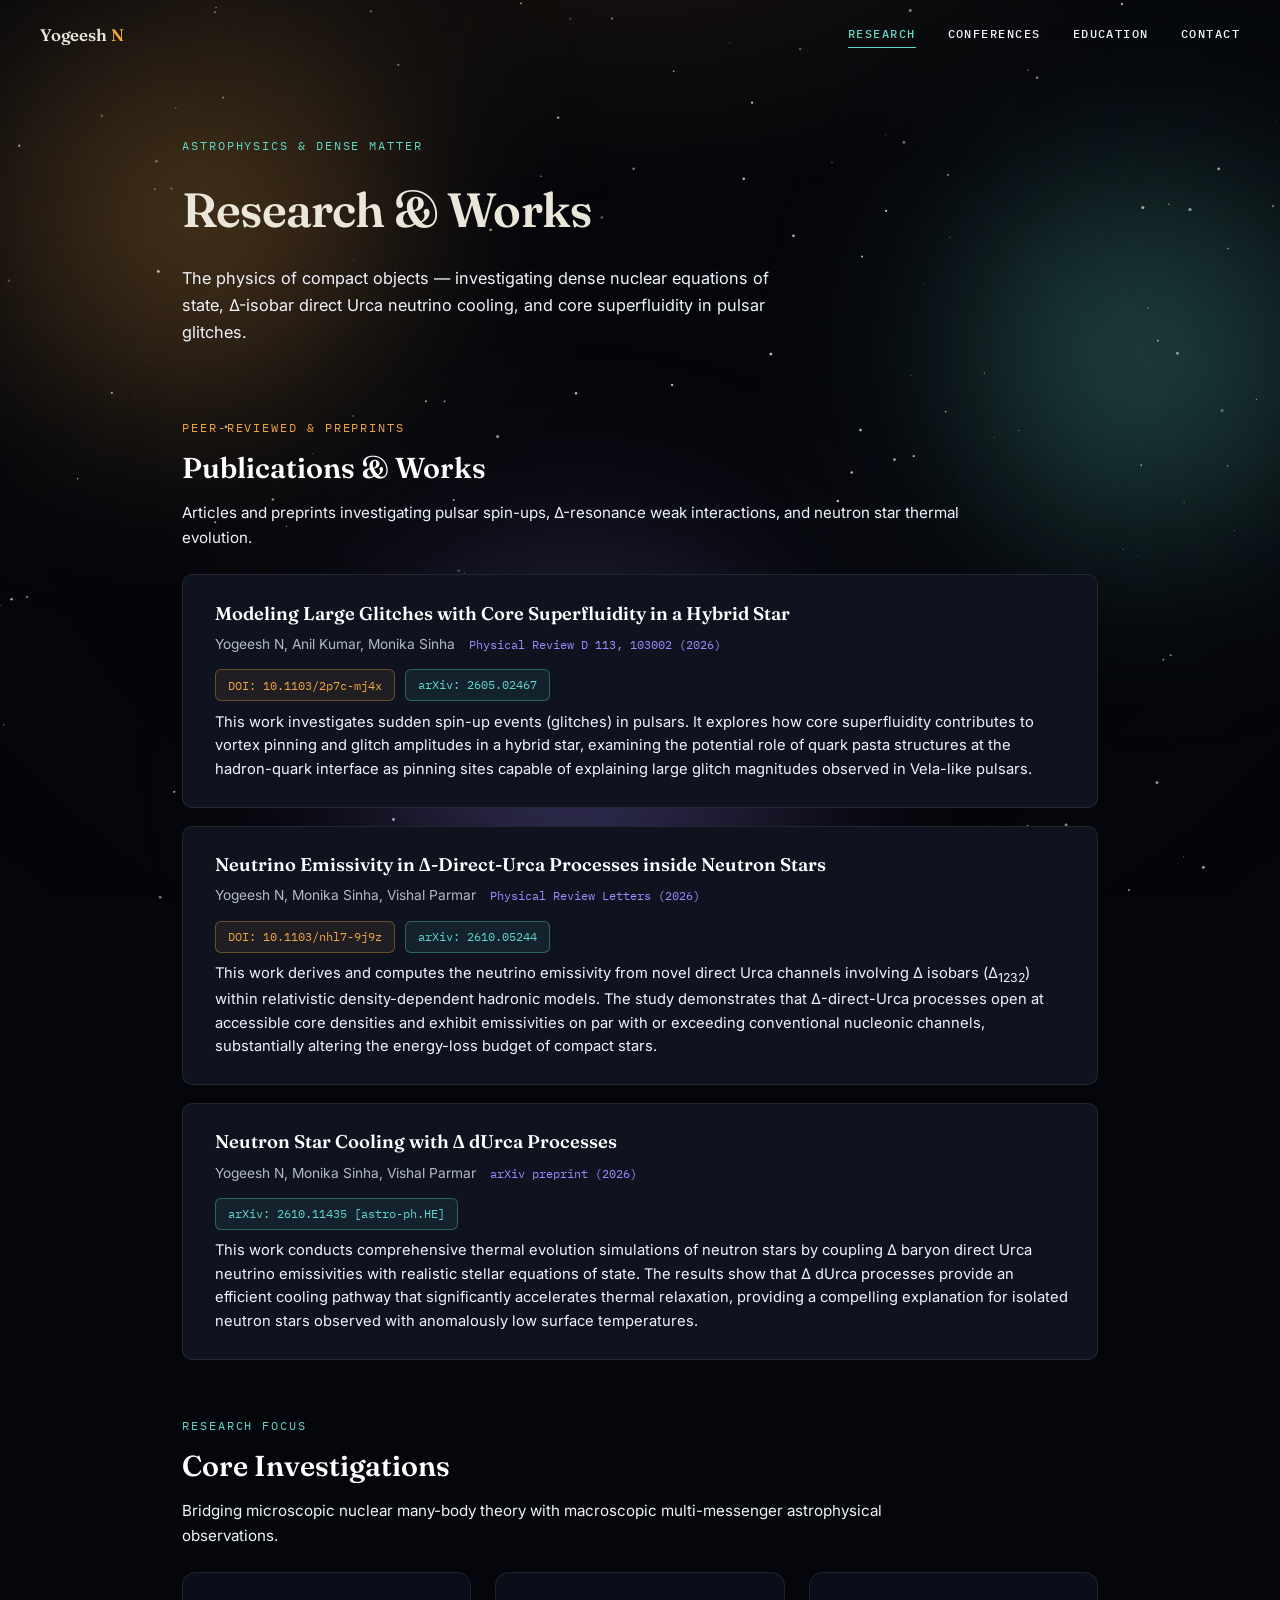
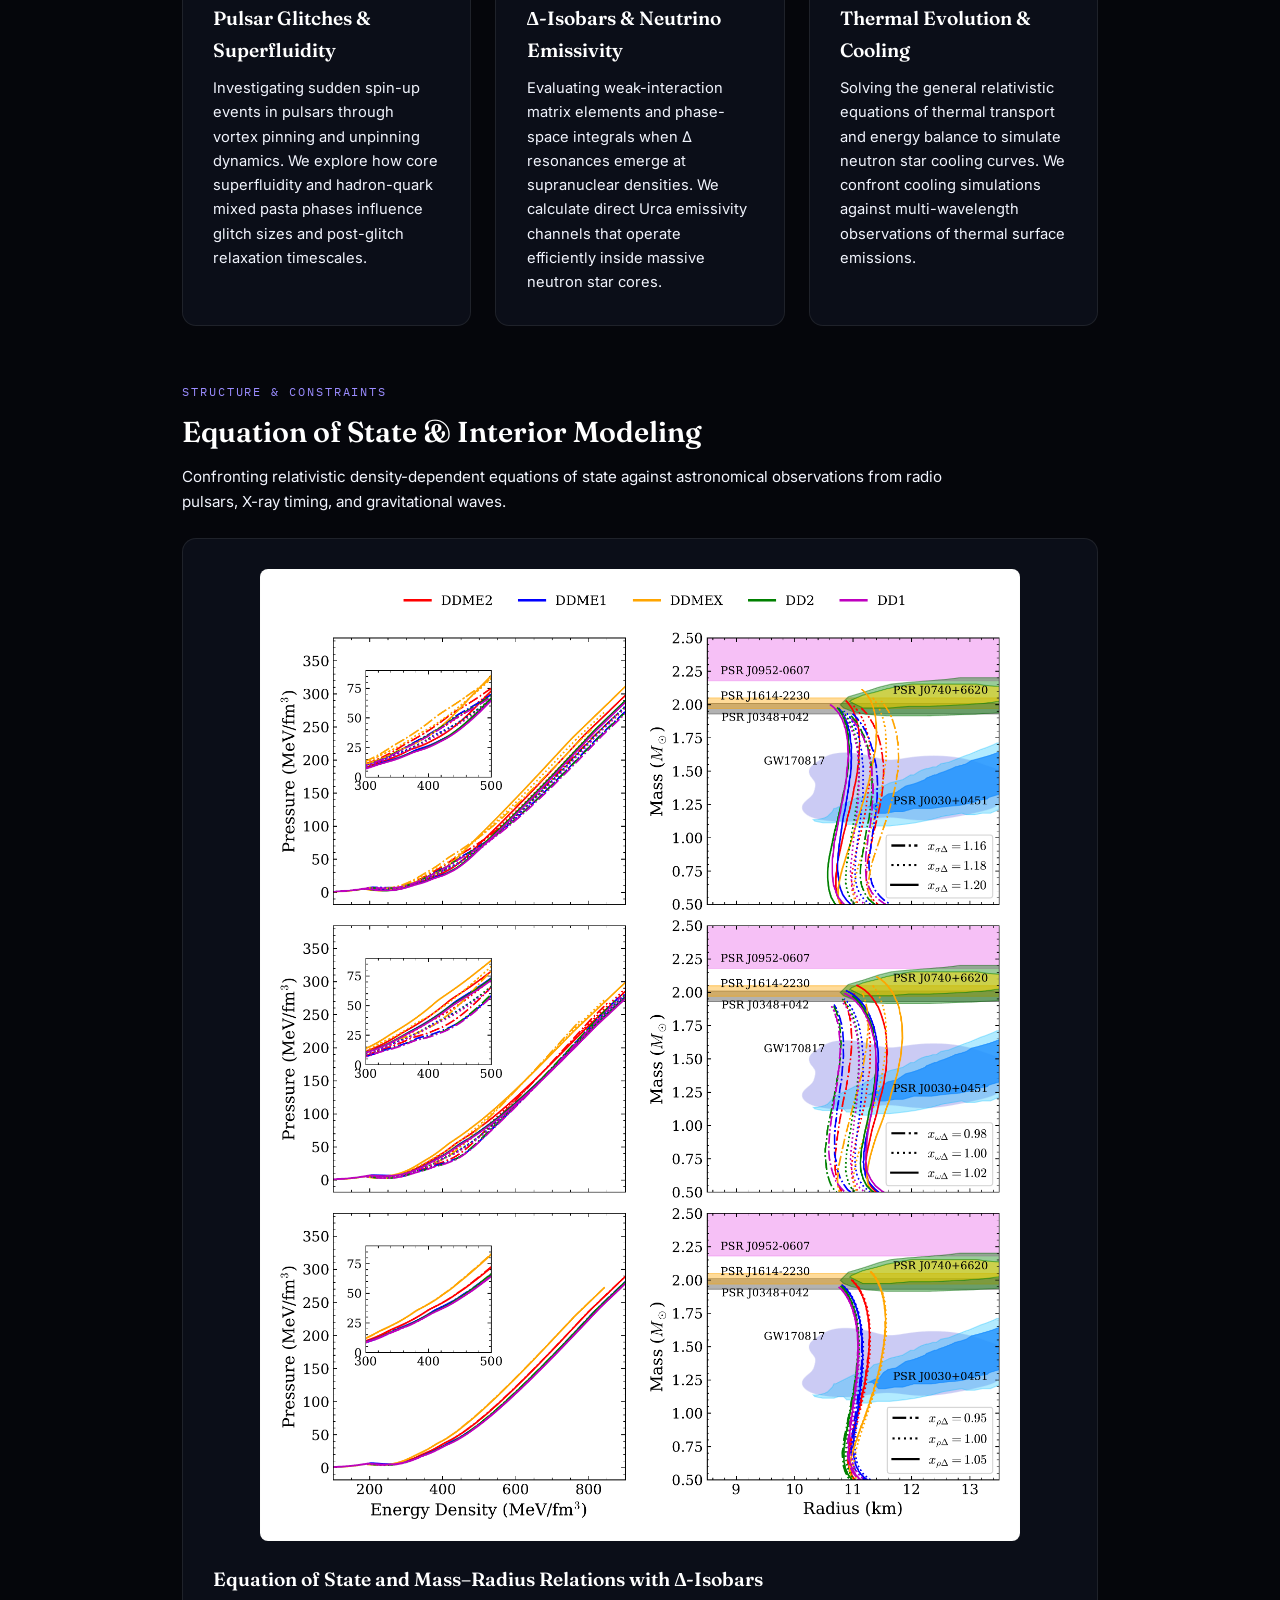
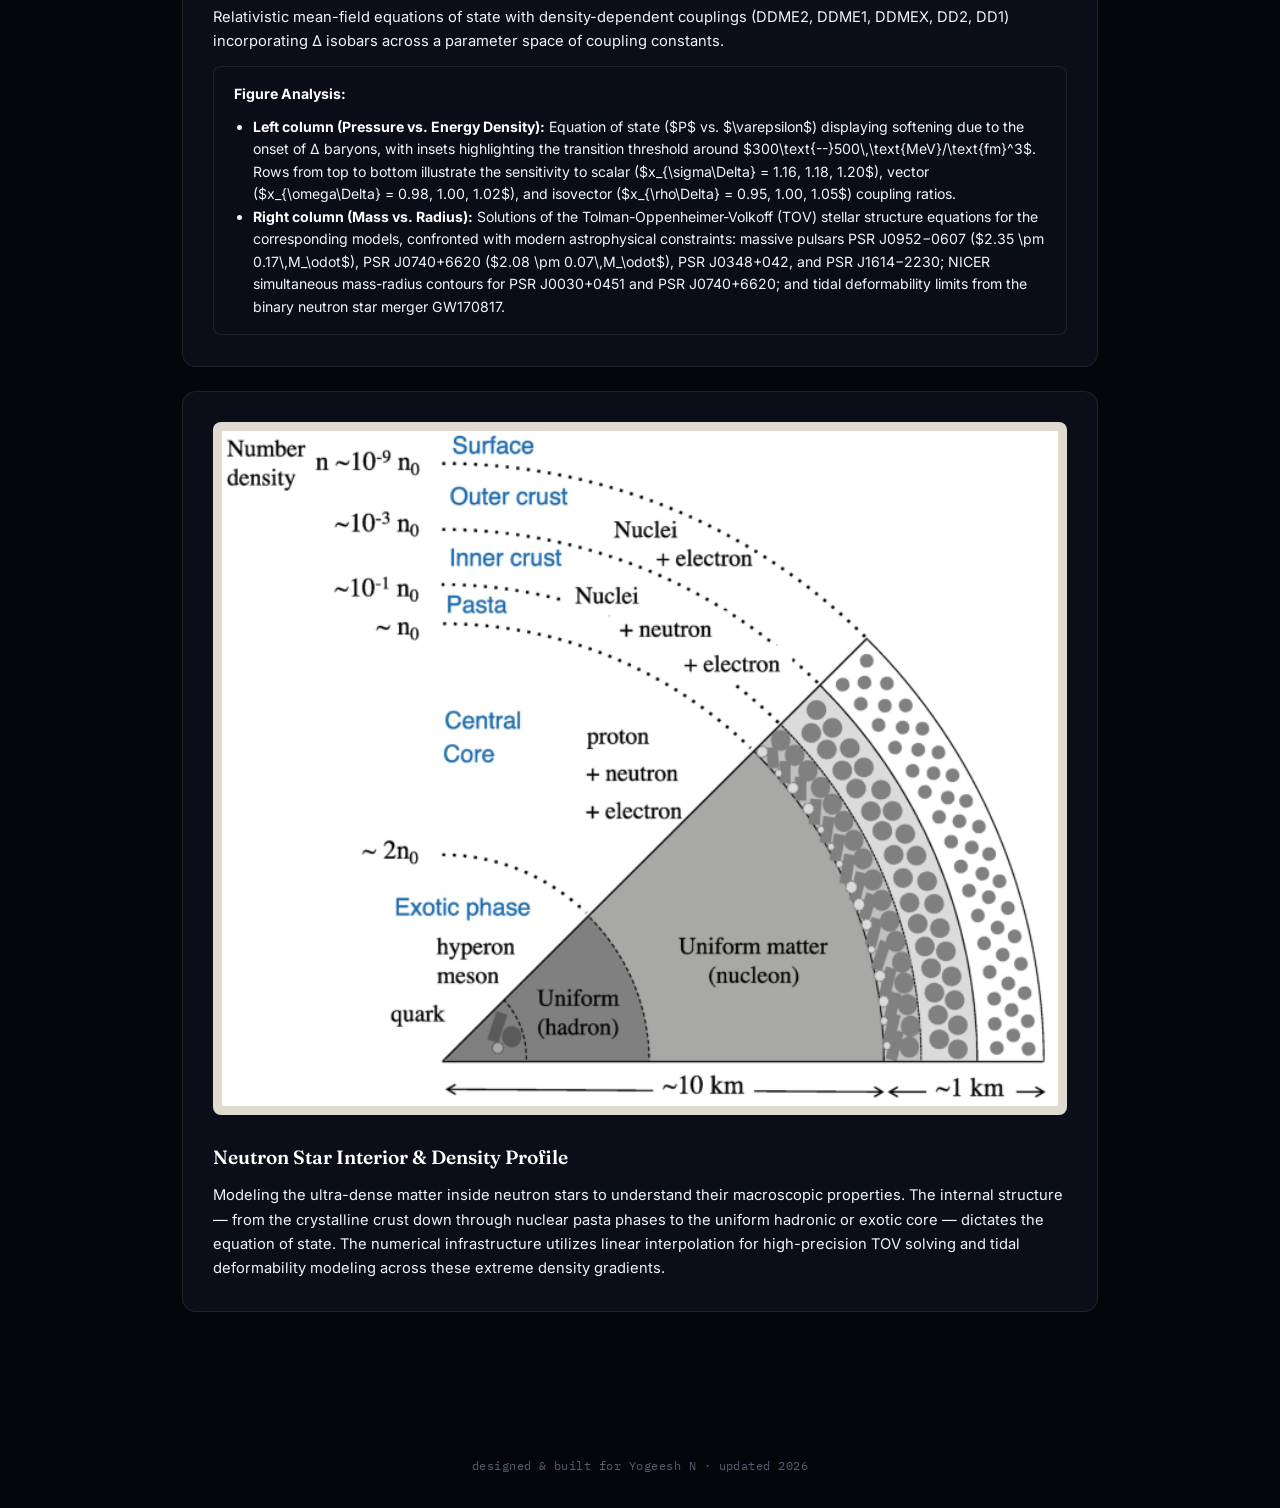
<file: works.html>
<!DOCTYPE html>
<html lang="en">
<head>
    <meta charset="UTF-8">
    <meta http-equiv="refresh" content="0; url=research.html#works">
    <title>Redirecting to Research & Works | Yogeesh N</title>
    <link rel="canonical" href="research.html#works">
    <script>
        window.location.replace("research.html#works");
    </script>
    <style>
        body {
            background: #05060b;
            color: #eae6da;
            font-family: -apple-system, BlinkMacSystemFont, "Segoe UI", Roboto, sans-serif;
            display: flex;
            align-items: center;
            justify-content: center;
            height: 100vh;
            margin: 0;
            text-align: center;
        }
        a {
            color: #5fd9c7;
            text-decoration: underline;
        }
    </style>
</head>
<body>
    <p>Redirecting to <a href="research.html#works">Research &amp; Works</a>...</p>
</body>
</html>
</file>
<file: style.css>
/* ============================================================
   Yogeesh N — Astrophysics site
   Shared stylesheet across all pages
   ============================================================ */

:root {
    --bg: #05060b;
    --bg-elevated: #0b0e18;
    --surface: #0f1320;
    --border: rgba(234, 230, 218, 0.09);
    --border-hover: rgba(242, 166, 64, 0.4);

    --text: #eae6da;
    --text-muted: #f1f4fd;
    --text-dim: #565d72;

    --accent: #f2a640;
    --accent-soft: rgba(242, 166, 64, 0.14);
    --teal: #5fd9c7;
    --teal-soft: rgba(95, 217, 199, 0.14);
    --violet: #9b8cff;
    --violet-soft: rgba(155, 140, 255, 0.14);
    --copper: #ef8f6b;
    --copper-soft: rgba(239, 143, 107, 0.14);

    --serif: 'Fraunces', Georgia, serif;
    --mono: 'IBM Plex Mono', 'Courier New', monospace;
    --sans: 'Inter', -apple-system, sans-serif;
}

* { margin: 0; padding: 0; box-sizing: border-box; }
html { scroll-behavior: smooth; }

body {
    background: var(--bg);
    color: var(--text);
    font-family: var(--sans);
    line-height: 1.65;
    overflow-x: hidden;
    min-height: 100vh;
}

a { color: inherit; }
::selection { background: var(--accent-soft); color: var(--accent); }
:focus-visible { outline: 2px solid var(--accent); outline-offset: 3px; border-radius: 4px; }

/* ---------------- background layers ---------------- */
#starfield { position: fixed; inset: 0; z-index: -3; pointer-events: none; }

.nebula-layer { position: fixed; inset: 0; z-index: -2; pointer-events: none; overflow: hidden; }
.nebula-layer span {
    position: absolute;
    border-radius: 50%;
    filter: blur(70px);
    mix-blend-mode: screen;
    opacity: 0.35;
    will-change: transform;
}
.neb-1 { width: 620px; height: 620px; left: -10%; top: -12%; background: radial-gradient(circle, var(--accent), transparent 70%); animation: drift1 46s ease-in-out infinite; }
.neb-2 { width: 560px; height: 560px; right: -12%; top: 8%; background: radial-gradient(circle, var(--teal), transparent 70%); animation: drift2 58s ease-in-out infinite; opacity: 0.22; }
.neb-3 { width: 640px; height: 640px; left: 20%; bottom: -22%; background: radial-gradient(circle, var(--violet), transparent 70%); animation: drift3 64s ease-in-out infinite; opacity: 0.22; }

@keyframes drift1 { 0%,100% { transform: translate(0,0) scale(1); } 50% { transform: translate(6%, 8%) scale(1.12); } }
@keyframes drift2 { 0%,100% { transform: translate(0,0) scale(1); } 50% { transform: translate(-8%, 6%) scale(1.08); } }
@keyframes drift3 { 0%,100% { transform: translate(0,0) scale(1); } 50% { transform: translate(4%, -6%) scale(1.15); } }

.bg-vignette {
    position: fixed; inset: 0; z-index: -1; pointer-events: none;
    background:
        radial-gradient(ellipse 900px 500px at 50% -10%, rgba(242,166,64,0.08), transparent 60%),
        radial-gradient(ellipse 1200px 900px at 50% 50%, transparent 40%, rgba(5,6,11,0.55) 100%);
}

/* ---------------- nav ---------------- */
nav {
    position: fixed; top: 0; left: 0; right: 0;
    display: flex; align-items: center; justify-content: space-between;
    gap: 1.5rem; padding: 1.4rem 2.5rem; z-index: 100;
    background: transparent; backdrop-filter: blur(0px);
    transition: background 0.4s ease, backdrop-filter 0.4s ease, border-color 0.4s ease;
    border-bottom: 1px solid transparent;
}
nav.scrolled { background: rgba(5, 6, 11, 0.75); backdrop-filter: blur(12px); border-bottom: 1px solid var(--border); }

.nav-brand {
    font-family: var(--serif); font-weight: 600; font-size: 1.05rem;
    text-decoration: none; color: var(--text); letter-spacing: -0.01em;
    flex-shrink: 0;
}
.nav-brand span { color: var(--accent); }

.nav-links { display: flex; gap: 2rem; flex-wrap: wrap; }

nav a.nav-link {
    position: relative;
    font-family: var(--mono); color: var(--text-muted); text-decoration: none;
    font-size: 0.76rem; font-weight: 500; letter-spacing: 0.12em; text-transform: uppercase;
    padding-bottom: 4px;
}
nav a.nav-link::after {
    content: ''; position: absolute; left: 0; bottom: 0; width: 100%; height: 1px;
    background: currentColor; transform: scaleX(0); transform-origin: right;
    transition: transform 0.35s cubic-bezier(0.65, 0, 0.35, 1);
}
nav a.nav-link:hover::after, nav a.nav-link.active::after { transform: scaleX(1); transform-origin: left; }
nav a.nav-link.active { color: var(--current-accent, var(--accent)); }

nav a.nav-home:hover { color: var(--accent); }
nav a.nav-works:hover { color: var(--accent); }
nav a.nav-research:hover { color: var(--teal); }
nav a.nav-conf:hover { color: var(--violet); }
nav a.nav-edu:hover { color: var(--copper); }
nav a.nav-contact:hover { color: var(--accent); }

/* ---------------- layout ---------------- */
.container { max-width: 980px; margin: 0 auto; padding: 0 2rem 6rem; position: relative; z-index: 1; }

.eyebrow {
    display: block; font-family: var(--mono); font-size: 0.75rem;
    letter-spacing: 0.16em; text-transform: uppercase; margin-bottom: 0.6rem;
}

.section-title { font-family: var(--serif); font-weight: 600; font-size: 2.1rem; margin: 0 0 2rem; }

/* Sub-page header (non-home pages) */
.page-header { padding: 8.5rem 0 1rem; }
.page-header .eyebrow { margin-bottom: 0.9rem; }
.page-header h1 { font-family: var(--serif); font-weight: 600; font-size: clamp(2.1rem, 5vw, 3rem); letter-spacing: -0.02em; margin-bottom: 1rem; }
.page-header .lede { color: var(--text-muted); max-width: 620px; font-size: 1.02rem; }

/* ---------------- hero (home only) ---------------- */
header.hero { padding: 9rem 0 4rem; text-align: center; position: relative; }

.lighthouse {
    position: absolute; top: -4rem; left: 50%; transform: translateX(-50%);
    width: 640px; height: 640px; pointer-events: none; z-index: -1; opacity: 0.55;
}
.lighthouse .beam {
    position: absolute; inset: 0; border-radius: 50%;
    background: conic-gradient(from 0deg, transparent 0deg, rgba(242,166,64,0.28) 8deg, transparent 22deg, transparent 180deg, rgba(95,217,199,0.18) 188deg, transparent 202deg, transparent 360deg);
    animation: spin 4.2s linear infinite;
    mask-image: radial-gradient(circle, black 0%, black 40%, transparent 72%);
}
@keyframes spin { to { transform: rotate(360deg); } }

.lightcurve-strip {
    max-width: 560px; margin: 0 auto 2.4rem; height: 46px; overflow: hidden;
    position: relative; border-top: 1px solid var(--border); border-bottom: 1px solid var(--border);
}
.lightcurve-strip svg { display: block; height: 46px; width: 200%; animation: scrollLC 7s linear infinite; }
@keyframes scrollLC { from { transform: translateX(0); } to { transform: translateX(-50%); } }
.lc-caption {
    display: flex; justify-content: space-between; max-width: 560px; margin: 0.5rem auto 0;
    font-family: var(--mono); font-size: 0.65rem; letter-spacing: 0.1em; text-transform: uppercase; color: var(--text-dim);
}
.lc-caption .dot { color: var(--accent); }
.lc-caption .dot::before { content: '● '; }

.profile-photo {
    width: 128px; height: 128px; border-radius: 50%; margin-bottom: 1.75rem;
    border: 1px solid var(--border);
    box-shadow: 0 0 0 6px rgba(242,166,64,0.06), 0 20px 50px -20px rgba(0,0,0,0.8);
    object-fit: cover; background: var(--surface);
}

h1.name { font-family: var(--serif); font-weight: 600; font-size: clamp(2.6rem, 6vw, 4.4rem); letter-spacing: -0.02em; line-height: 1; margin-bottom: 0.75rem; }
.role { font-family: var(--mono); font-size: 0.9rem; letter-spacing: 0.04em; color: var(--text-muted); margin-bottom: 2rem; }
.role .sep { color: var(--text-dim); margin: 0 0.5em; }

.social-links { display: flex; justify-content: center; gap: 1.5rem; margin-bottom: 2.25rem; }
.social-links a {
    color: var(--text-muted); display: flex; align-items: center; justify-content: center;
    width: 38px; height: 38px; border-radius: 50%; border: 1px solid var(--border);
    transition: color 0.3s ease, border-color 0.3s ease, transform 0.3s ease, box-shadow 0.3s ease;
}
.social-links svg { width: 17px; height: 17px; fill: currentColor; }
.social-links a:hover { color: var(--accent); border-color: var(--border-hover); transform: translateY(-3px); box-shadow: 0 8px 20px -8px rgba(242,166,64,0.5); }

.bio { max-width: 560px; margin: 0 auto; color: var(--text-muted); font-size: 1rem; }

/* ---------------- home teaser links ---------------- */
.teaser-grid { display: grid; grid-template-columns: repeat(auto-fit, minmax(210px, 1fr)); gap: 1.25rem; margin: 5rem 0; }
.teaser {
    display: block; text-decoration: none; padding: 1.6rem; border-radius: 14px;
    border: 1px solid var(--border); background: var(--surface); position: relative; overflow: hidden;
    transition: transform 0.45s cubic-bezier(0.16,1,0.3,1), border-color 0.4s ease, box-shadow 0.4s ease;
}
.teaser::before {
    content: ''; position: absolute; top: 0; left: 0; right: 0; height: 2px;
    background: linear-gradient(90deg, var(--teaser-accent, var(--accent)), transparent);
    transform: scaleX(0); transform-origin: left; transition: transform 0.5s cubic-bezier(0.16,1,0.3,1);
}
.teaser:hover { transform: translateY(-6px); border-color: var(--border-hover); box-shadow: 0 24px 48px -24px rgba(0,0,0,0.6); }
.teaser:hover::before { transform: scaleX(1); }
.teaser .t-eyebrow { font-family: var(--mono); font-size: 0.68rem; letter-spacing: 0.14em; text-transform: uppercase; color: var(--teaser-accent, var(--accent)); display: block; margin-bottom: 0.6rem; }
.teaser h3 { font-family: var(--serif); font-weight: 600; font-size: 1.15rem; color: #fff; margin-bottom: 0.5rem; }
.teaser p { color: var(--text-muted); font-size: 0.86rem; }
.teaser .arrow { display: inline-block; margin-top: 0.9rem; font-family: var(--mono); font-size: 0.75rem; color: var(--teaser-accent, var(--accent)); transition: transform 0.3s ease; }
.teaser:hover .arrow { transform: translateX(4px); }

/* ---------------- cards / grid ---------------- */
.grid { display: grid; grid-template-columns: repeat(auto-fit, minmax(280px, 1fr)); gap: 1.5rem; }

.card {
    background: var(--surface); border: 1px solid var(--border); border-radius: 14px;
    padding: 1.9rem; position: relative; overflow: hidden;
    transition: transform 0.45s cubic-bezier(0.16, 1, 0.3, 1), border-color 0.4s ease, box-shadow 0.4s ease;
}
.card::before {
    content: ''; position: absolute; top: 0; left: 0; right: 0; height: 2px;
    background: linear-gradient(90deg, var(--card-accent, var(--accent)), transparent);
    transform: scaleX(0); transform-origin: left; transition: transform 0.5s cubic-bezier(0.16, 1, 0.3, 1);
}
.card:hover { transform: translateY(-6px); border-color: var(--border-hover); box-shadow: 0 24px 48px -24px rgba(0,0,0,0.6); }
.card:hover::before { transform: scaleX(1); }
.card h3 { font-family: var(--serif); font-weight: 600; font-size: 1.2rem; margin-bottom: 0.6rem; color: #fff; }
.card p { color: var(--text-muted); font-size: 0.92rem; }
.card--research { --card-accent: var(--teal); }

.card--wide img { width: 100%; border-radius: 8px; margin-bottom: 1.2rem; border: 1px solid var(--border); background: rgba(234,230,218,0.95); padding: 0.5rem; }

/* ---------------- publications ---------------- */
.pub-list { display: flex; flex-direction: column; gap: 1.1rem; }
.pub {
    position: relative; padding: 1.6rem 1.8rem 1.6rem 2rem; border: 1px solid var(--border);
    border-radius: 10px; background: var(--surface);
    transition: border-color 0.35s ease, background 0.35s ease, transform 0.35s ease;
}
.pub::before {
    content: ''; position: absolute; left: 0; top: 0; bottom: 0; width: 3px; background: var(--pub-accent, var(--accent));
    transform: scaleY(0); transform-origin: bottom; transition: transform 0.4s cubic-bezier(0.16, 1, 0.3, 1);
}
.pub:hover { border-color: var(--border-hover); background: var(--bg-elevated); transform: translateX(4px); }
.pub:hover::before { transform: scaleY(1); }
.pub h3 { font-family: var(--serif); font-size: 1.15rem; font-weight: 600; color: #fff; margin-bottom: 0.4rem; line-height: 1.4; }
.pub-meta { display: flex; flex-wrap: wrap; gap: 0.5rem 0.9rem; align-items: center; margin-bottom: 0.5rem; }
.pub-authors { font-size: 0.86rem; color: #b2b9cb; }
.pub-journal { font-family: var(--mono); font-size: 0.78rem; color: var(--violet); }
.pub-links { display: flex; flex-wrap: wrap; gap: 0.6rem; margin-top: 0.85rem; }
.pub-btn {
    display: inline-flex; align-items: center; gap: 0.35rem; font-family: var(--mono); font-size: 0.76rem;
    padding: 0.3rem 0.75rem; border-radius: 6px; text-decoration: none; border: 1px solid var(--border);
    transition: all 0.25s ease;
}
.pub-btn.doi { color: var(--accent); border-color: rgba(242, 166, 64, 0.35); background: rgba(242, 166, 64, 0.08); }
.pub-btn.doi:hover { background: var(--accent); color: var(--bg); border-color: var(--accent); text-decoration: none; }
.pub-btn.arxiv { color: var(--teal); border-color: rgba(95, 217, 199, 0.35); background: rgba(95, 217, 199, 0.08); }
.pub-btn.arxiv:hover { background: var(--teal); color: var(--bg); border-color: var(--teal); text-decoration: none; }
.pub .doi { font-family: var(--mono); font-size: 0.78rem; color: var(--accent); text-decoration: none; }
.pub .doi:hover { text-decoration: underline; }
.pub p { color: var(--text-muted); font-size: 0.92rem; margin-top: 0.6rem; line-height: 1.6; }

.section-heading { margin-top: 3.5rem; margin-bottom: 1.5rem; }
.section-heading .eyebrow { margin-bottom: 0.4rem; }
.section-heading h2 { font-family: var(--serif); font-size: 1.8rem; font-weight: 600; color: #fff; margin-bottom: 0.5rem; }
.section-heading p { color: var(--text-muted); font-size: 0.95rem; max-width: 780px; }

.card--plot img {
    width: 100%; max-width: 760px; height: auto; margin: 0 auto 1.4rem; display: block;
    background: #ffffff; padding: 0.75rem; border-radius: 8px; border: 1px solid var(--border);
}
.plot-caption {
    font-size: 0.88rem; color: var(--text-muted); margin-top: 0.8rem; line-height: 1.6;
    background: rgba(11, 14, 24, 0.6); padding: 1rem 1.2rem; border-radius: 8px; border: 1px solid var(--border);
}
.plot-caption strong { color: #fff; }

/* ---------------- education timeline ---------------- */
.timeline { position: relative; padding-left: 2.2rem; }
.timeline::before { content: ''; position: absolute; left: 5px; top: 6px; bottom: 6px; width: 1px; background: linear-gradient(var(--copper), transparent); opacity: 0.4; }
.t-item { position: relative; padding-bottom: 2.4rem; }
.t-item:last-child { padding-bottom: 0; }
.t-item::before {
    content: ''; position: absolute; left: -2.2rem; top: 6px; width: 11px; height: 11px; border-radius: 50%;
    background: var(--bg); border: 2px solid var(--copper);
    transition: box-shadow 0.35s ease, transform 0.35s ease;
}
.t-item:hover::before { box-shadow: 0 0 0 6px var(--copper-soft); transform: scale(1.15); }
.t-item h3 { font-family: var(--serif); font-size: 1.15rem; font-weight: 600; color: #fff; margin-bottom: 0.3rem; }
.t-item .edu-meta { font-family: var(--mono); font-size: 0.78rem; color: var(--copper); display: block; margin-bottom: 0.5rem; letter-spacing: 0.02em; }
.t-item p { color: var(--text-muted); font-size: 0.9rem; }

/* ---------------- conferences ---------------- */
.conf-block { margin-bottom: 3rem; }
.conf-block h3.headline { font-family: var(--serif); font-size: 1.8rem; font-weight: 600; color: #fff; margin-bottom: 0.5rem; }
.conf-meta { font-family: var(--mono); font-size: 0.85rem; color: var(--violet); display: block; margin-bottom: 1.4rem; letter-spacing: 0.02em; }
.conf-block > p { max-width: 820px; color: var(--text-muted); margin-bottom: 2rem; }

.carousel { position: relative; width: 100%; max-width: 820px; margin-bottom: 1.8rem; overflow: hidden; border-radius: 12px; border: 1px solid var(--border); box-shadow: 0 24px 48px -24px rgba(0,0,0,0.6); }
.carousel-track { display: flex; transition: transform 0.5s cubic-bezier(0.65, 0, 0.35, 1); }
.carousel-track img { min-width: 100%; height: 440px; object-fit: cover; background: var(--surface); }
.carousel-btn {
    position: absolute; top: 50%; transform: translateY(-50%); background: rgba(5,6,11,0.7); color: var(--text);
    border: 1px solid var(--border); border-radius: 50%; width: 42px; height: 42px; cursor: pointer;
    display: flex; align-items: center; justify-content: center; font-size: 1.1rem;
    transition: background 0.3s ease, border-color 0.3s ease, transform 0.3s ease; z-index: 2;
}
.carousel-btn:hover { background: rgba(155,140,255,0.25); border-color: var(--violet); transform: translateY(-50%) scale(1.08); }
.carousel-btn.prev { left: 14px; }
.carousel-btn.next { right: 14px; }
.carousel-dots { position: absolute; bottom: 16px; left: 50%; transform: translateX(-50%); display: flex; gap: 8px; z-index: 2; }
.carousel-dot { width: 8px; height: 8px; border-radius: 50%; background: rgba(255,255,255,0.35); transition: background 0.3s ease, transform 0.3s ease; cursor: pointer; }
.carousel-dot.active { background: var(--violet); transform: scale(1.2); }

.conf-link {
    display: inline-flex; align-items: center; gap: 0.5rem; color: #fff; background: var(--violet-soft);
    padding: 0.7rem 1.4rem; border-radius: 8px; text-decoration: none; font-weight: 600; font-size: 0.92rem;
    border: 1px solid rgba(155,140,255,0.35); transition: background 0.3s ease, transform 0.3s ease;
}
.conf-link:hover { background: rgba(155,140,255,0.3); transform: translateY(-2px); }
.conf-link svg { transition: transform 0.3s ease; }
.conf-link:hover svg { transform: translateX(3px); }

.sub-heading { font-family: var(--serif); font-size: 1.35rem; font-weight: 600; color: #fff; margin: 2.8rem 0 1.4rem; border-bottom: 1px solid var(--border); padding-bottom: 0.6rem; }

.talk-card { padding: 1.5rem; }
.talk-card h4 { font-family: var(--serif); font-size: 1.05rem; color: #fff; margin-bottom: 0.3rem; font-weight: 600; }
.talk-card .edu-meta { font-family: var(--mono); font-size: 0.75rem; color: var(--violet); display: block; margin-bottom: 0.7rem; }
.talk-card p { font-size: 0.88rem; margin: 0; }

/* ---------------- glow buttons ---------------- */
/* Layered blob-glow button, themed to the site's accent palette. */
.glow-btn {
    --glow: var(--accent);
    --glow-rgb: 242, 166, 64;
    cursor: pointer;
    font-family: var(--mono);
    font-size: 0.82rem;
    font-weight: 600;
    letter-spacing: 0.05em;
    text-transform: uppercase;
    text-decoration: none;
    display: inline-block;
    border: none;
    border-radius: 16px;
    padding: 2px;
    background: radial-gradient(circle 80px at 80% -10%, #2b2e2e, #101214);
    position: relative;
    isolation: isolate;
    transition: transform 0.35s cubic-bezier(0.16, 1, 0.3, 1);
}
.glow-btn:hover { transform: translateY(-3px); }
.glow-btn::after {
    content: '';
    position: absolute;
    width: 65%; height: 60%;
    top: 0; right: 0;
    border-radius: 120px;
    box-shadow: 0 0 20px rgba(255, 255, 255, 0.08);
    z-index: -1;
}

.glow-btn .blob {
    position: absolute;
    width: 62px; height: 100%;
    bottom: 0; left: 0;
    border-radius: 16px;
    background: radial-gradient(circle 60px at 0% 100%, var(--glow), rgba(var(--glow-rgb), 0.35), transparent 75%);
    box-shadow: -10px 10px 30px rgba(var(--glow-rgb), 0.22);
    opacity: 0.85;
    transition: opacity 0.35s ease, width 0.35s ease;
    z-index: -1;
}
.glow-btn:hover .blob { opacity: 1; width: 84px; }

.glow-btn .inner {
    padding: 0.85rem 1.6rem;
    border-radius: 14px;
    color: #fff;
    position: relative;
    z-index: 3;
    display: inline-flex;
    align-items: center;
    gap: 0.55rem;
    background: radial-gradient(circle 80px at 80% -50%, #3b3e3e, #0f1111);
    transition: background 0.35s ease;
}
.glow-btn .inner::before {
    content: '';
    position: absolute; inset: 0;
    border-radius: 14px;
    background: radial-gradient(circle 60px at 0% 100%, rgba(var(--glow-rgb), 0.16), rgba(var(--glow-rgb), 0.06), transparent 75%);
}
.glow-btn svg { position: relative; z-index: 1; transition: transform 0.3s ease; }
.glow-btn:hover svg { transform: translateX(3px); }

.glow-btn--amber  { --glow: #f2a640; --glow-rgb: 242, 166, 64; }
.glow-btn--teal   { --glow: #5fd9c7; --glow-rgb: 95, 217, 199; }
.glow-btn--violet { --glow: #9b8cff; --glow-rgb: 155, 140, 255; }
.glow-btn--copper { --glow: #ef8f6b; --glow-rgb: 239, 143, 107; }

.glow-btn--block { display: block; width: 100%; }
.glow-btn--block .inner { justify-content: center; }

.cta-row { display: flex; gap: 1rem; justify-content: center; flex-wrap: wrap; margin-top: 2.25rem; }

/* ---------------- glow cards ---------------- */
/* Neon gradient-border card. Combine with .card: class="card glow-card"
   and set --glow-a / --glow-b (defaults to the site's amber/teal). */
.card.glow-card {
    background-color: var(--bg-elevated);
    --glow-a: var(--accent);
    --glow-b: var(--teal);
}
.card.glow-card::before {
    content: '';
    position: absolute;
    inset: -6px;
    border-radius: 18px;
    background: linear-gradient(-45deg, var(--glow-a) 0%, var(--glow-b) 100%);
    z-index: -10;
    opacity: 0.9;
    transform: none;
    transition: transform 0.6s cubic-bezier(0.175, 0.885, 0.32, 1.275), opacity 0.4s ease;
}
.card.glow-card::after {
    content: '';
    position: absolute;
    inset: -4px; /* Pulls the glow slightly tighter to the edge */
    border-radius: 18px;
    background: linear-gradient(-45deg, var(--glow-a) 0%, var(--glow-b) 100%);
    z-index: -11;
    filter: blur(8px); /* Drastically reduced from 18px to keep the glow at the edge */
    opacity: 0.5; /* Dims the overall ambient spread */
    transform: scale(0.98); /* Keeps the shape close to the card */
    transition: filter 0.45s ease, transform 0.45s ease, opacity 0.45s ease;
}

.card.glow-card:hover::after { 
    filter: blur(12px); /* Reduced from 28px for a tamer hover effect */
    opacity: 0.8; /* Brightens up slightly on hover */
    transform: scale(1); 
}

/* ---------------- contact ---------------- */
.contact-wrap { max-width: 560px; margin: 0 auto; }
.contact-wrap > p { text-align: center; margin-bottom: 2rem; color: var(--text-muted); }
form {
    display: flex; flex-direction: column; gap: 1.3rem; background: var(--surface); padding: 2.3rem;
    border-radius: 14px; border: 1px solid var(--border); box-shadow: 0 24px 48px -24px rgba(0,0,0,0.6);
}
.field { display: flex; flex-direction: column; gap: 0.5rem; }
.field label { font-family: var(--mono); color: var(--accent); font-size: 0.78rem; letter-spacing: 0.06em; text-transform: uppercase; }
.field input, .field textarea {
    padding: 0.75rem 0.9rem; border-radius: 8px; border: 1px solid var(--border); background: var(--bg);
    color: var(--text); font-family: var(--sans); font-size: 0.95rem; outline: none;
    transition: border-color 0.3s ease, box-shadow 0.3s ease;
}
.field input:focus, .field textarea:focus { border-color: var(--accent); box-shadow: 0 0 0 3px var(--accent-soft); }
.field textarea { resize: vertical; }
button.submit {
    margin-top: 0.5rem; padding: 0.85rem; border-radius: 8px; border: 1px solid rgba(242,166,64,0.4);
    background: var(--accent-soft); color: #fff; font-family: var(--mono); font-weight: 600; font-size: 0.88rem;
    letter-spacing: 0.04em; text-transform: uppercase; cursor: pointer;
    transition: background 0.3s ease, transform 0.3s ease;
}
button.submit:hover { background: rgba(242,166,64,0.32); transform: translateY(-2px); }

.contact-alt { text-align: center; margin-top: 2rem; color: var(--text-dim); font-family: var(--mono); font-size: 0.8rem; }
.contact-alt a { color: var(--accent); text-decoration: none; }
.contact-alt a:hover { text-decoration: underline; }

footer { text-align: center; padding: 3rem 2rem 2rem; color: var(--text-dim); font-family: var(--mono); font-size: 0.75rem; letter-spacing: 0.04em; position: relative; z-index: 1; }

@media (max-width: 720px) {
    nav { padding: 1.1rem 1.4rem; flex-wrap: wrap; row-gap: 0.7rem; }
    .nav-links { gap: 1.1rem; }
    nav a.nav-link { font-size: 0.66rem; }
    .lighthouse { width: 420px; height: 420px; }
    .carousel-track img { height: 260px; }
    .page-header { padding-top: 10rem; }
}

@media (prefers-reduced-motion: reduce) {
    .lighthouse .beam, .lightcurve-strip svg, .nebula-layer span, * { animation-duration: 0.001ms !important; animation-iteration-count: 1 !important; }
}
</file>
